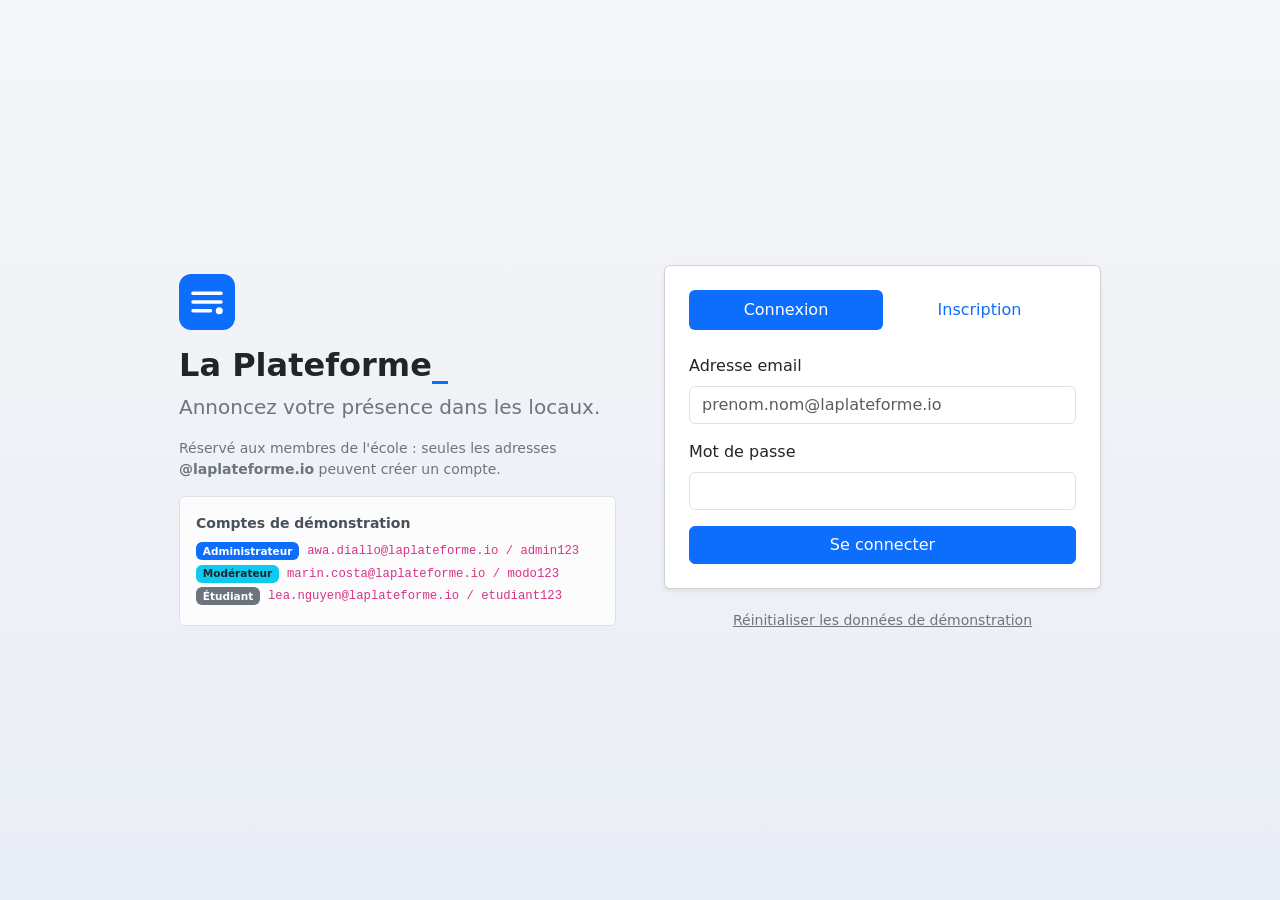
<file: bigjob/index.html>
<!DOCTYPE html>
<html lang="fr">

<head>
    <meta charset="UTF-8">
    <meta name="viewport" content="width=device-width, initial-scale=1">
    <title>La Plateforme_ — Présences</title>

    <link href="https://cdn.jsdelivr.net/npm/bootstrap@5.3.3/dist/css/bootstrap.min.css" rel="stylesheet">
    <link rel="stylesheet" href="styles/style.css">
</head>

<body class="page-accueil">

    <div class="container py-5">
        <div class="row justify-content-center align-items-center g-5">

            <!-- Présentation -->
            <div class="col-12 col-lg-5 text-center text-lg-start">
                <img src="assets/logo.svg" alt="" width="56" height="56" class="mb-3">

                <h1 class="h2 fw-bold">La Plateforme<span class="text-primary">_</span></h1>
                <p class="lead text-secondary">Annoncez votre présence dans les locaux.</p>

                <p class="text-secondary small">
                    Réservé aux membres de l'école : seules les adresses
                    <strong>@laplateforme.io</strong> peuvent créer un compte.
                </p>

                <div class="alert alert-light border small mb-0 text-start" id="comptes-demo"></div>
            </div>

            <!-- Formulaires -->
            <div class="col-12 col-lg-5">
                <div class="card shadow-sm">
                    <div class="card-body p-4">

                        <ul class="nav nav-pills nav-fill mb-4" role="tablist">
                            <li class="nav-item" role="presentation">
                                <button class="nav-link active" data-bs-toggle="pill" data-bs-target="#onglet-connexion"
                                    type="button" role="tab">Connexion</button>
                            </li>
                            <li class="nav-item" role="presentation">
                                <button class="nav-link" data-bs-toggle="pill" data-bs-target="#onglet-inscription"
                                    type="button" role="tab">Inscription</button>
                            </li>
                        </ul>

                        <div class="tab-content">

                            <!-- Connexion -->
                            <div class="tab-pane fade show active" id="onglet-connexion" role="tabpanel">
                                <form id="formulaire-connexion" novalidate>
                                    <div class="mb-3">
                                        <label for="connexion-email" class="form-label">Adresse email</label>
                                        <input type="email" class="form-control" id="connexion-email"
                                            placeholder="prenom.nom@laplateforme.io" required>
                                    </div>

                                    <div class="mb-3">
                                        <label for="connexion-motdepasse" class="form-label">Mot de passe</label>
                                        <input type="password" class="form-control" id="connexion-motdepasse" required>
                                    </div>

                                    <div class="alert alert-danger py-2 small d-none" id="erreur-connexion"></div>

                                    <button type="submit" class="btn btn-primary w-100">Se connecter</button>
                                </form>
                            </div>

                            <!-- Inscription -->
                            <div class="tab-pane fade" id="onglet-inscription" role="tabpanel">
                                <form id="formulaire-inscription" novalidate>
                                    <div class="row g-3">
                                        <div class="col-6">
                                            <label for="inscription-prenom" class="form-label">Prénom</label>
                                            <input type="text" class="form-control" id="inscription-prenom" required>
                                        </div>

                                        <div class="col-6">
                                            <label for="inscription-nom" class="form-label">Nom</label>
                                            <input type="text" class="form-control" id="inscription-nom" required>
                                        </div>

                                        <div class="col-12">
                                            <label for="inscription-email" class="form-label">Adresse email</label>
                                            <input type="email" class="form-control" id="inscription-email"
                                                placeholder="prenom.nom@laplateforme.io" required>
                                        </div>

                                        <div class="col-12">
                                            <label for="inscription-motdepasse" class="form-label">Mot de passe</label>
                                            <input type="password" class="form-control" id="inscription-motdepasse"
                                                required>
                                            <div class="form-text">Six caractères au minimum.</div>
                                        </div>
                                    </div>

                                    <div class="alert alert-danger py-2 small d-none mt-3" id="erreur-inscription"></div>

                                    <button type="submit" class="btn btn-primary w-100 mt-3">Créer mon compte</button>
                                </form>
                            </div>
                        </div>
                    </div>
                </div>

                <p class="text-center mt-3 mb-0">
                    <button type="button" class="btn btn-link btn-sm text-secondary" id="bouton-reinitialiser">
                        Réinitialiser les données de démonstration
                    </button>
                </p>
            </div>
        </div>
    </div>

    <script src="https://cdn.jsdelivr.net/npm/bootstrap@5.3.3/dist/js/bootstrap.bundle.min.js"></script>
    <script src="js/donnees.js"></script>
    <script src="js/session.js"></script>
    <script src="js/auth.js"></script>
</body>

</html>
</file>
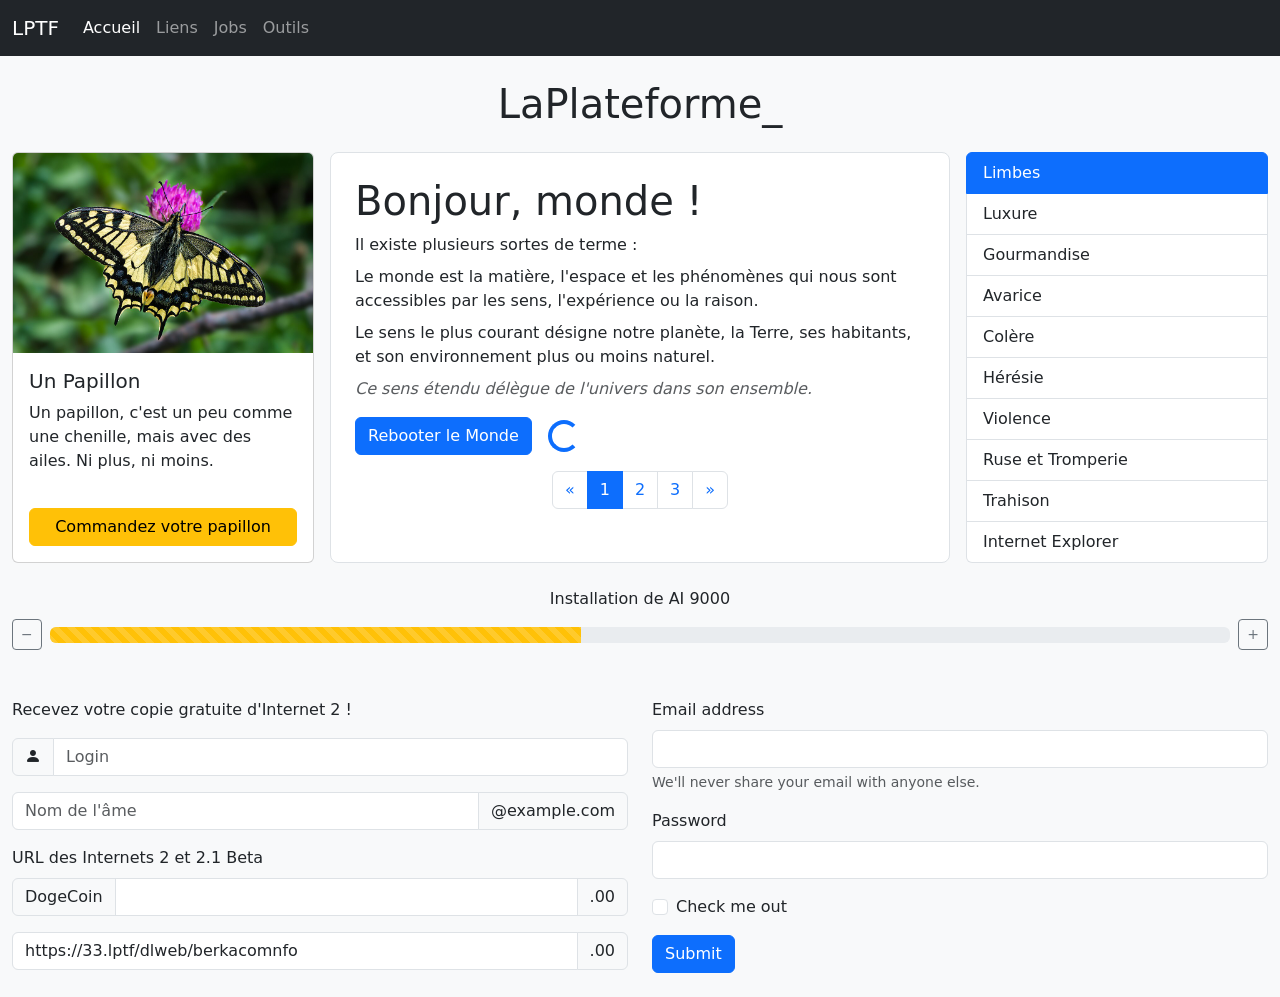
<file: jour06/job01/index.html>
<!DOCTYPE html>
<html lang="fr">

<head>
    <meta charset="UTF-8">
    <meta name="viewport" content="width=device-width, initial-scale=1">
    <title>LaPlateforme_ | Job 01</title>

    <link href="https://cdn.jsdelivr.net/npm/bootstrap@5.0.2/dist/css/bootstrap.min.css" rel="stylesheet"
        integrity="sha384-EVSTQN3/azprG1Anm3QDgpJLIm9Nao0Yz1ztcQTwFspd3yD65VohhpuuCOmLASjC" crossorigin="anonymous">
    <link href="https://cdn.jsdelivr.net/npm/bootstrap-icons@1.11.3/font/bootstrap-icons.min.css" rel="stylesheet">
</head>

<body class="bg-light">

    <!-- ============ Barre de navigation ============ -->
    <nav class="navbar navbar-expand-lg navbar-dark bg-dark">
        <div class="container-fluid">
            <a class="navbar-brand" href="#">LPTF</a>

            <button class="navbar-toggler" type="button" data-bs-toggle="collapse" data-bs-target="#mainNavbar"
                aria-controls="mainNavbar" aria-expanded="false" aria-label="Ouvrir la navigation">
                <span class="navbar-toggler-icon"></span>
            </button>

            <div class="collapse navbar-collapse" id="mainNavbar">
                <ul class="navbar-nav">
                    <li class="nav-item"><a class="nav-link active" id="lien-accueil" href="#">Accueil</a></li>
                    <li class="nav-item"><a class="nav-link" href="#">Liens</a></li>
                    <li class="nav-item"><a class="nav-link" href="#">Jobs</a></li>
                    <li class="nav-item"><a class="nav-link" href="#">Outils</a></li>
                </ul>
            </div>
        </div>
    </nav>

    <div class="container-fluid py-4">

        <!-- ============ Titre principal ============ -->
        <h1 class="text-center mb-4">LaPlateforme_</h1>

        <!-- ============ Trois colonnes : carte / jumbotron / liste ============ -->
        <div class="row g-3">

            <!-- Carte "Un Papillon" -->
            <div class="col-12 col-lg-3">
                <div class="card h-100">
                    <img src="papillon.jpg" class="card-img-top" alt="Un papillon machaon posé sur une fleur">
                    <div class="card-body d-flex flex-column">
                        <h5 class="card-title">Un Papillon</h5>
                        <p class="card-text">
                            Un papillon, c'est un peu comme une chenille, mais avec des ailes.
                            Ni plus, ni moins.
                        </p>
                        <button type="button" class="btn btn-warning mt-auto" id="btn-papillon">
                            Commandez votre papillon
                        </button>
                    </div>
                </div>
            </div>

            <!-- Jumbotron -->
            <div class="col-12 col-lg-6">
                <div class="p-4 bg-white border rounded-3 h-100" id="jumbotron">
                    <h1 class="display-6" id="jumbotron-titre">Bonjour, monde&nbsp;!</h1>

                    <div id="jumbotron-corps">
                        <p class="mb-2">Il existe plusieurs sortes de terme&nbsp;:</p>
                        <p class="mb-2">
                            Le monde est la matière, l'espace et les phénomènes qui nous sont accessibles
                            par les sens, l'expérience ou la raison.
                        </p>
                        <p class="mb-2">
                            Le sens le plus courant désigne notre planète, la Terre, ses habitants,
                            et son environnement plus ou moins naturel.
                        </p>
                        <p class="text-muted fst-italic">
                            Ce sens étendu délègue de l'univers dans son ensemble.
                        </p>
                    </div>

                    <div class="d-flex align-items-center gap-3 mb-3">
                        <button type="button" class="btn btn-primary" id="btn-reboot">Rebooter le Monde</button>

                        <div class="spinner-border text-primary" role="status" id="spinner">
                            <span class="visually-hidden">Chargement...</span>
                        </div>
                    </div>

                    <nav aria-label="Pagination du jumbotron">
                        <ul class="pagination justify-content-center mb-0" id="pagination">
                            <li class="page-item">
                                <a class="page-link" href="#" aria-label="Précédent">&laquo;</a>
                            </li>
                            <li class="page-item active"><a class="page-link" href="#">1</a></li>
                            <li class="page-item"><a class="page-link" href="#">2</a></li>
                            <li class="page-item"><a class="page-link" href="#">3</a></li>
                            <li class="page-item">
                                <a class="page-link" href="#" aria-label="Suivant">&raquo;</a>
                            </li>
                        </ul>
                    </nav>
                </div>
            </div>

            <!-- Liste groupée -->
            <div class="col-12 col-lg-3">
                <div class="list-group" id="liste-cercles">
                    <a href="#" class="list-group-item list-group-item-action active">Limbes</a>
                    <a href="#" class="list-group-item list-group-item-action">Luxure</a>
                    <a href="#" class="list-group-item list-group-item-action">Gourmandise</a>
                    <a href="#" class="list-group-item list-group-item-action">Avarice</a>
                    <a href="#" class="list-group-item list-group-item-action">Colère</a>
                    <a href="#" class="list-group-item list-group-item-action">Hérésie</a>
                    <a href="#" class="list-group-item list-group-item-action">Violence</a>
                    <a href="#" class="list-group-item list-group-item-action">Ruse et Tromperie</a>
                    <a href="#" class="list-group-item list-group-item-action">Trahison</a>
                    <a href="#" class="list-group-item list-group-item-action">Internet Explorer</a>
                </div>
            </div>
        </div>

        <!-- ============ Barre de progression ============ -->
        <div class="row mt-4">
            <div class="col-12">
                <p class="text-center mb-2">Installation de AI 9000</p>

                <div class="d-flex align-items-center gap-2">
                    <button type="button" class="btn btn-outline-secondary btn-sm" id="btn-progress-moins"
                        aria-label="Réduire la progression">&minus;</button>

                    <div class="progress flex-grow-1">
                        <div class="progress-bar progress-bar-striped bg-warning" role="progressbar" id="progress-bar"
                            style="width: 45%" aria-valuenow="45" aria-valuemin="0" aria-valuemax="100"></div>
                    </div>

                    <button type="button" class="btn btn-outline-secondary btn-sm" id="btn-progress-plus"
                        aria-label="Augmenter la progression">+</button>
                </div>
            </div>
        </div>

        <!-- ============ Les deux formulaires du bas ============ -->
        <div class="row mt-4 g-4">

            <!-- Formulaire de gauche : groupes d'input -->
            <div class="col-12 col-md-6">
                <p>Recevez votre copie gratuite d'Internet 2&nbsp;!</p>

                <form id="formulaire-internet">
                    <div class="input-group mb-3">
                        <span class="input-group-text"><i class="bi bi-person-fill"></i></span>
                        <input type="text" class="form-control" id="champ-login" placeholder="Login"
                            aria-label="Login">
                    </div>

                    <div class="input-group mb-3">
                        <input type="text" class="form-control" id="champ-ame" placeholder="Nom de l'âme"
                            aria-label="Nom de l'âme">
                        <span class="input-group-text">@example.com</span>
                    </div>

                    <label for="champ-url" class="form-label">URL des Internets 2 et 2.1 Beta</label>

                    <div class="input-group mb-3">
                        <span class="input-group-text">DogeCoin</span>
                        <input type="text" class="form-control" id="champ-dogecoin" aria-label="Montant en DogeCoin">
                        <span class="input-group-text">.00</span>
                    </div>

                    <div class="input-group">
                        <input type="text" class="form-control" id="champ-url"
                            value="https://33.lptf/dlweb/berkacomnfo" aria-label="URL des Internets 2">
                        <span class="input-group-text">.00</span>
                    </div>
                </form>
            </div>

            <!-- Formulaire de droite : email / mot de passe -->
            <div class="col-12 col-md-6">
                <form id="formulaire-connexion">
                    <div class="mb-3">
                        <label for="champ-email" class="form-label">Email address</label>
                        <input type="email" class="form-control" id="champ-email" aria-describedby="aide-email">
                        <div id="aide-email" class="form-text">
                            We'll never share your email with anyone else.
                        </div>
                    </div>

                    <div class="mb-3">
                        <label for="champ-password" class="form-label">Password</label>
                        <input type="password" class="form-control" id="champ-password">
                    </div>

                    <div class="form-check mb-3">
                        <input class="form-check-input" type="checkbox" id="champ-check">
                        <label class="form-check-label" for="champ-check">Check me out</label>
                    </div>

                    <button type="submit" class="btn btn-primary">Submit</button>
                </form>
            </div>
        </div>
    </div>

    <script src="https://cdn.jsdelivr.net/npm/bootstrap@5.0.2/dist/js/bootstrap.bundle.min.js"
        integrity="sha384-MrcW6ZMFYlzcLA8Nl+NtUVF0sA7MsXsP1UyJoMp4YLEuNSfAP+JcXn/tWtIaxVXM"
        crossorigin="anonymous"></script>
    <script src="script.js"></script>
</body>

</html>
</file>
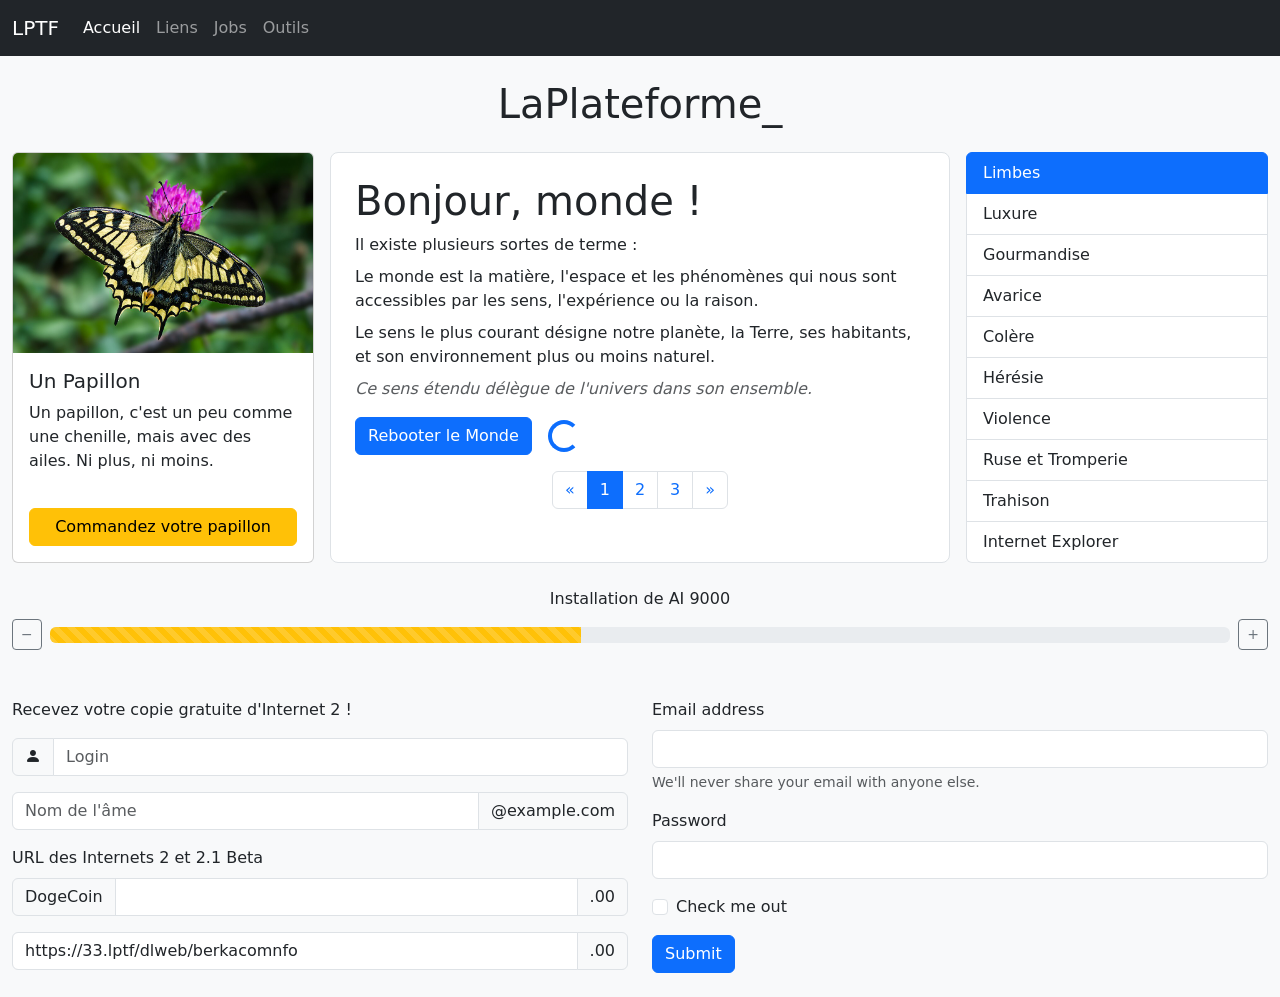
<file: jour06/job02/index.html>
<!DOCTYPE html>
<html lang="fr">

<head>
    <meta charset="UTF-8">
    <meta name="viewport" content="width=device-width, initial-scale=1">
    <title>LaPlateforme_ | Job 02</title>

    <link href="https://cdn.jsdelivr.net/npm/bootstrap@5.0.2/dist/css/bootstrap.min.css" rel="stylesheet"
        integrity="sha384-EVSTQN3/azprG1Anm3QDgpJLIm9Nao0Yz1ztcQTwFspd3yD65VohhpuuCOmLASjC" crossorigin="anonymous">
    <link href="https://cdn.jsdelivr.net/npm/bootstrap-icons@1.11.3/font/bootstrap-icons.min.css" rel="stylesheet">
</head>

<body class="bg-light">

    <!-- ============ Barre de navigation ============ -->
    <nav class="navbar navbar-expand-lg navbar-dark bg-dark">
        <div class="container-fluid">
            <a class="navbar-brand" href="#">LPTF</a>

            <button class="navbar-toggler" type="button" data-bs-toggle="collapse" data-bs-target="#mainNavbar"
                aria-controls="mainNavbar" aria-expanded="false" aria-label="Ouvrir la navigation">
                <span class="navbar-toggler-icon"></span>
            </button>

            <div class="collapse navbar-collapse" id="mainNavbar">
                <ul class="navbar-nav">
                    <li class="nav-item">
                        <a class="nav-link active" id="lien-accueil" href="https://laplateforme.io" target="_blank"
                            rel="noopener">Accueil</a>
                    </li>
                    <li class="nav-item"><a class="nav-link" href="#">Liens</a></li>
                    <li class="nav-item"><a class="nav-link" href="#">Jobs</a></li>
                    <li class="nav-item"><a class="nav-link" href="#">Outils</a></li>
                </ul>
            </div>
        </div>
    </nav>

    <div class="container-fluid py-4">

        <!-- ============ Titre principal ============ -->
        <h1 class="text-center mb-4">LaPlateforme_</h1>

        <!-- ============ Trois colonnes : carte / jumbotron / liste ============ -->
        <div class="row g-3">

            <!-- Carte "Un Papillon" -->
            <div class="col-12 col-lg-3">
                <div class="card h-100">
                    <img src="papillon.jpg" class="card-img-top" alt="Un papillon machaon posé sur une fleur">
                    <div class="card-body d-flex flex-column">
                        <h5 class="card-title">Un Papillon</h5>
                        <p class="card-text">
                            Un papillon, c'est un peu comme une chenille, mais avec des ailes.
                            Ni plus, ni moins.
                        </p>
                        <button type="button" class="btn btn-warning mt-auto" id="btn-papillon">
                            Commandez votre papillon
                        </button>
                    </div>
                </div>
            </div>

            <!-- Jumbotron -->
            <div class="col-12 col-lg-6">
                <div class="p-4 bg-white border rounded-3 h-100" id="jumbotron">
                    <h1 class="display-6" id="jumbotron-titre">Bonjour, monde&nbsp;!</h1>

                    <div id="jumbotron-corps">
                        <p class="mb-2">Il existe plusieurs sortes de terme&nbsp;:</p>
                        <p class="mb-2">
                            Le monde est la matière, l'espace et les phénomènes qui nous sont accessibles
                            par les sens, l'expérience ou la raison.
                        </p>
                        <p class="mb-2">
                            Le sens le plus courant désigne notre planète, la Terre, ses habitants,
                            et son environnement plus ou moins naturel.
                        </p>
                        <p class="text-muted fst-italic">
                            Ce sens étendu délègue de l'univers dans son ensemble.
                        </p>
                    </div>

                    <div class="d-flex align-items-center gap-3 mb-3">
                        <button type="button" class="btn btn-primary" id="btn-reboot">Rebooter le Monde</button>

                        <div class="spinner-border text-primary" role="status" id="spinner">
                            <span class="visually-hidden">Chargement...</span>
                        </div>
                    </div>

                    <nav aria-label="Pagination du jumbotron">
                        <ul class="pagination justify-content-center mb-0" id="pagination">
                            <li class="page-item">
                                <a class="page-link" href="#" aria-label="Précédent">&laquo;</a>
                            </li>
                            <li class="page-item active"><a class="page-link" href="#">1</a></li>
                            <li class="page-item"><a class="page-link" href="#">2</a></li>
                            <li class="page-item"><a class="page-link" href="#">3</a></li>
                            <li class="page-item">
                                <a class="page-link" href="#" aria-label="Suivant">&raquo;</a>
                            </li>
                        </ul>
                    </nav>
                </div>
            </div>

            <!-- Liste groupée -->
            <div class="col-12 col-lg-3">
                <div class="list-group" id="liste-cercles">
                    <a href="#" class="list-group-item list-group-item-action active">Limbes</a>
                    <a href="#" class="list-group-item list-group-item-action">Luxure</a>
                    <a href="#" class="list-group-item list-group-item-action">Gourmandise</a>
                    <a href="#" class="list-group-item list-group-item-action">Avarice</a>
                    <a href="#" class="list-group-item list-group-item-action">Colère</a>
                    <a href="#" class="list-group-item list-group-item-action">Hérésie</a>
                    <a href="#" class="list-group-item list-group-item-action">Violence</a>
                    <a href="#" class="list-group-item list-group-item-action">Ruse et Tromperie</a>
                    <a href="#" class="list-group-item list-group-item-action">Trahison</a>
                    <a href="#" class="list-group-item list-group-item-action">Internet Explorer</a>
                </div>
            </div>
        </div>

        <!-- ============ Barre de progression ============ -->
        <div class="row mt-4">
            <div class="col-12">
                <p class="text-center mb-2">Installation de AI 9000</p>

                <div class="d-flex align-items-center gap-2">
                    <button type="button" class="btn btn-outline-secondary btn-sm" id="btn-progress-moins"
                        aria-label="Réduire la progression">&minus;</button>

                    <div class="progress flex-grow-1">
                        <div class="progress-bar progress-bar-striped bg-warning" role="progressbar" id="progress-bar"
                            style="width: 45%" aria-valuenow="45" aria-valuemin="0" aria-valuemax="100"></div>
                    </div>

                    <button type="button" class="btn btn-outline-secondary btn-sm" id="btn-progress-plus"
                        aria-label="Augmenter la progression">+</button>
                </div>
            </div>
        </div>

        <!-- ============ Les deux formulaires du bas ============ -->
        <div class="row mt-4 g-4">

            <!-- Formulaire de gauche : groupes d'input -->
            <div class="col-12 col-md-6">
                <p>Recevez votre copie gratuite d'Internet 2&nbsp;!</p>

                <form id="formulaire-internet">
                    <div class="input-group mb-3">
                        <span class="input-group-text"><i class="bi bi-person-fill"></i></span>
                        <input type="text" class="form-control" id="champ-login" placeholder="Login"
                            aria-label="Login">
                    </div>

                    <div class="input-group mb-3">
                        <input type="text" class="form-control" id="champ-ame" placeholder="Nom de l'âme"
                            aria-label="Nom de l'âme">
                        <span class="input-group-text">@example.com</span>
                    </div>

                    <label for="champ-url" class="form-label">URL des Internets 2 et 2.1 Beta</label>

                    <div class="input-group mb-3">
                        <span class="input-group-text">DogeCoin</span>
                        <input type="text" class="form-control" id="champ-dogecoin" aria-label="Montant en DogeCoin">
                        <span class="input-group-text">.00</span>
                    </div>

                    <div class="input-group">
                        <input type="text" class="form-control" id="champ-url"
                            value="https://33.lptf/dlweb/berkacomnfo" aria-label="URL des Internets 2">
                        <span class="input-group-text">.00</span>
                    </div>
                </form>
            </div>

            <!-- Formulaire de droite : email / mot de passe -->
            <div class="col-12 col-md-6">
                <form id="formulaire-connexion">
                    <div class="mb-3">
                        <label for="champ-email" class="form-label">Email address</label>
                        <input type="email" class="form-control" id="champ-email" aria-describedby="aide-email">
                        <div id="aide-email" class="form-text">
                            We'll never share your email with anyone else.
                        </div>
                    </div>

                    <div class="mb-3">
                        <label for="champ-password" class="form-label">Password</label>
                        <input type="password" class="form-control" id="champ-password">
                    </div>

                    <div class="form-check mb-3">
                        <input class="form-check-input" type="checkbox" id="champ-check">
                        <label class="form-check-label" for="champ-check">Check me out</label>
                    </div>

                    <button type="submit" class="btn btn-primary">Submit</button>
                </form>
            </div>
        </div>
    </div>

    <!-- ============ Modale de confirmation d'achat (bouton de la carte) ============ -->
    <div class="modal fade" id="modale-papillon" tabindex="-1" aria-labelledby="titre-modale-papillon"
        aria-hidden="true">
        <div class="modal-dialog modal-dialog-centered">
            <div class="modal-content">
                <div class="modal-header">
                    <h5 class="modal-title" id="titre-modale-papillon">Commande confirmée</h5>
                    <button type="button" class="btn-close" data-bs-dismiss="modal" aria-label="Fermer"></button>
                </div>
                <div class="modal-body">
                    <p class="mb-0">
                        Votre papillon est commandé&nbsp;! Il sera livré dès qu'il aura fini d'être une chenille.
                    </p>
                </div>
                <div class="modal-footer">
                    <button type="button" class="btn btn-secondary" data-bs-dismiss="modal">Fermer</button>
                </div>
            </div>
        </div>
    </div>

    <!-- ============ Modale récapitulative (touches D, G puis C) ============ -->
    <div class="modal fade" id="modale-recap" tabindex="-1" aria-labelledby="titre-modale-recap" aria-hidden="true">
        <div class="modal-dialog modal-dialog-centered">
            <div class="modal-content">
                <div class="modal-header">
                    <h5 class="modal-title" id="titre-modale-recap">Récapitulatif de votre demande</h5>
                    <button type="button" class="btn-close" data-bs-dismiss="modal" aria-label="Fermer"></button>
                </div>
                <div class="modal-body">
                    <ul class="list-group list-group-flush" id="recap-liste"></ul>
                </div>
                <div class="modal-footer">
                    <button type="button" class="btn btn-secondary" data-bs-dismiss="modal">Fermer</button>
                </div>
            </div>
        </div>
    </div>

    <script src="https://cdn.jsdelivr.net/npm/bootstrap@5.0.2/dist/js/bootstrap.bundle.min.js"
        integrity="sha384-MrcW6ZMFYlzcLA8Nl+NtUVF0sA7MsXsP1UyJoMp4YLEuNSfAP+JcXn/tWtIaxVXM"
        crossorigin="anonymous"></script>
    <script src="https://code.jquery.com/jquery-3.6.0.min.js"
        integrity="sha256-/xUj+3OJU5yExlq6GSYGSHk7tPXikynS7ogEvDej/m4=" crossorigin="anonymous"></script>
    <script src="script.js"></script>
</body>

</html>
</file>
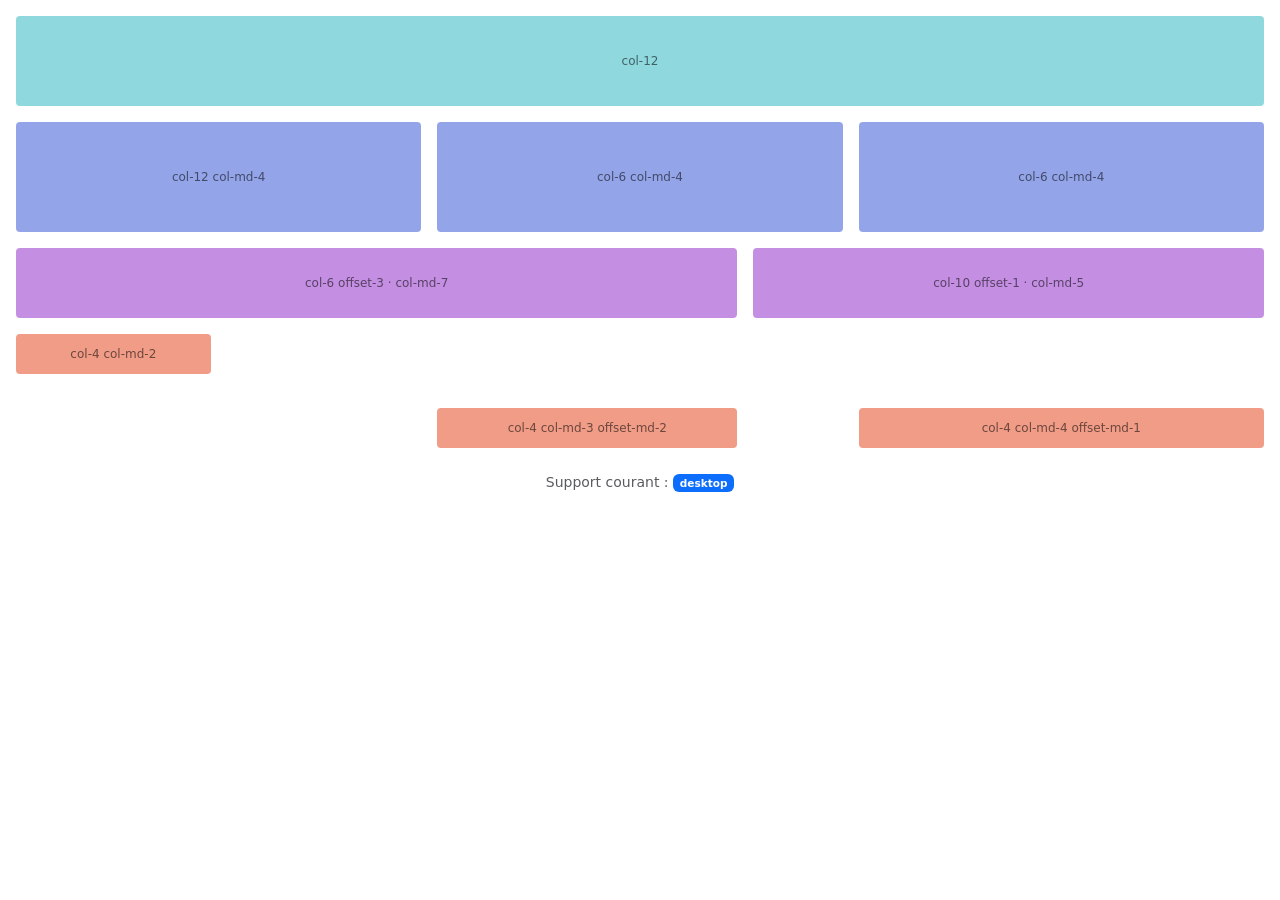
<file: jour06/job03/index.html>
<!DOCTYPE html>
<html lang="fr">

<head>
    <meta charset="UTF-8">
    <meta name="viewport" content="width=device-width, initial-scale=1">
    <title>Grille responsive | Job 03</title>

    <link href="https://cdn.jsdelivr.net/npm/bootstrap@5.0.2/dist/css/bootstrap.min.css" rel="stylesheet"
        integrity="sha384-EVSTQN3/azprG1Anm3QDgpJLIm9Nao0Yz1ztcQTwFspd3yD65VohhpuuCOmLASjC" crossorigin="anonymous">

    <style>
        /* Les blocs de couleur de la maquette. La mise en page, elle, est
           entièrement gérée par le système de grilles de Bootstrap. */
        .bloc {
            border-radius: .25rem;
            padding: .5rem;
            font-size: .75rem;
            color: rgba(0, 0, 0, .55);
            height: 100%;
            min-height: 70px;
            display: flex;
            align-items: center;
            justify-content: center;
            text-align: center;
        }

        .bloc-cyan {
            background-color: #8ed8de;
            min-height: 90px;
        }

        .bloc-bleu {
            background-color: #93a4e9;
            min-height: 110px;
        }

        .bloc-violet {
            background-color: #c48fe2;
            min-height: 70px;
        }

        .bloc-saumon {
            background-color: #f09c87;
            min-height: 40px;
        }

        /* Hauteur donnée à la dernière rangée pour que le décalage vertical
           des blocs saumon soit visible sur desktop. */
        @media (min-width: 768px) {
            .rangee-saumon {
                min-height: 130px;
            }
        }
    </style>
</head>

<body class="bg-white">

    <div class="container-fluid p-3">

        <!-- ============ Bandeau : pleine largeur sur tous les supports ============ -->
        <div class="row g-3 mb-3">
            <div class="col-12">
                <div class="bloc bloc-cyan">col-12</div>
            </div>
        </div>

        <!-- ============ Trois blocs bleus ============
             Desktop : trois colonnes égales.
             Mobile  : le premier prend toute la largeur, les deux autres se partagent la ligne. -->
        <div class="row g-3 mb-3">
            <div class="col-12 col-md-4">
                <div class="bloc bloc-bleu">col-12 col-md-4</div>
            </div>
            <div class="col-6 col-md-4">
                <div class="bloc bloc-bleu">col-6 col-md-4</div>
            </div>
            <div class="col-6 col-md-4">
                <div class="bloc bloc-bleu">col-6 col-md-4</div>
            </div>
        </div>

        <!-- ============ Deux blocs violets ============
             Desktop : un large à gauche, un plus étroit à droite.
             Mobile  : un étroit centré, puis un large en dessous. -->
        <div class="row g-3 mb-3">
            <div class="col-6 offset-3 col-md-7 offset-md-0">
                <div class="bloc bloc-violet">col-6 offset-3 · col-md-7</div>
            </div>
            <div class="col-10 offset-1 col-md-5 offset-md-0">
                <div class="bloc bloc-violet">col-10 offset-1 · col-md-5</div>
            </div>
        </div>

        <!-- ============ Trois blocs saumon ============
             Desktop : le premier est aligné en haut, les deux autres en bas, séparés par un décalage.
             Mobile  : trois colonnes égales alignées sur la même ligne. -->
        <div class="row g-3 rangee-saumon align-items-md-end">
            <div class="col-4 col-md-2 align-self-md-start">
                <div class="bloc bloc-saumon">col-4 col-md-2</div>
            </div>
            <div class="col-4 col-md-3 offset-md-2">
                <div class="bloc bloc-saumon">col-4 col-md-3 offset-md-2</div>
            </div>
            <div class="col-4 col-md-4 offset-md-1">
                <div class="bloc bloc-saumon">col-4 col-md-4 offset-md-1</div>
            </div>
        </div>

        <!-- Repère de lecture, alimenté par script.js -->
        <p class="text-center text-muted small mt-4 mb-0">
            Support courant : <span class="badge bg-secondary" id="support-courant">…</span>
        </p>
    </div>

    <script src="https://cdn.jsdelivr.net/npm/bootstrap@5.0.2/dist/js/bootstrap.bundle.min.js"
        integrity="sha384-MrcW6ZMFYlzcLA8Nl+NtUVF0sA7MsXsP1UyJoMp4YLEuNSfAP+JcXn/tWtIaxVXM"
        crossorigin="anonymous"></script>
    <script src="script.js"></script>
</body>

</html>
</file>
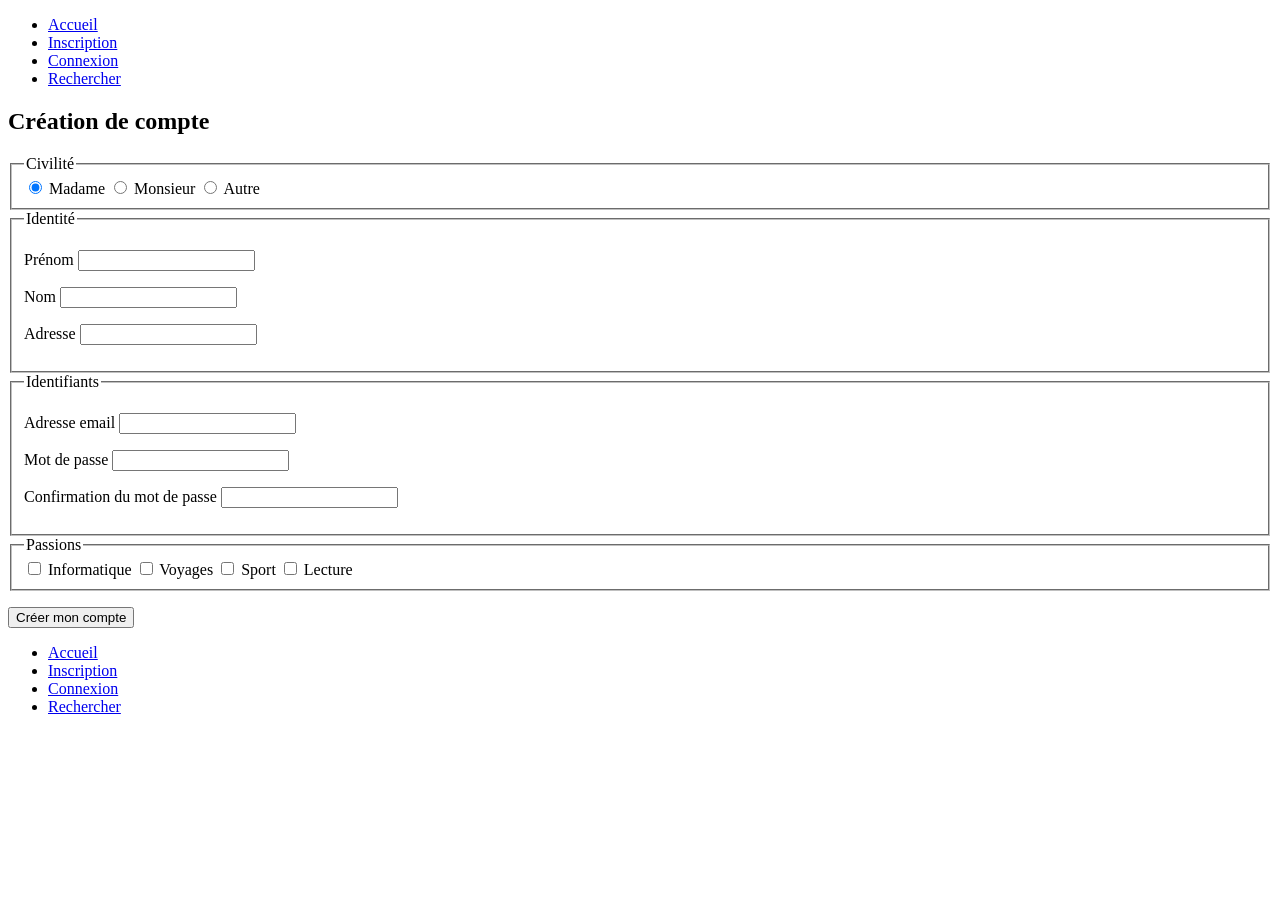
<file: jour07/job01/index.html>
<!DOCTYPE html>
<html lang="fr">

<head>
    <meta charset="UTF-8">
    <meta name="viewport" content="width=device-width, initial-scale=1">
    <title>Création de compte | Job 01</title>
</head>

<body>

    <!-- ============ En-tête ============ -->
    <header>
        <nav>
            <ul>
                <li><a href="index.html">Accueil</a></li>
                <li><a href="index.html">Inscription</a></li>
                <li><a href="index.html">Connexion</a></li>
                <li><a href="index.html">Rechercher</a></li>
            </ul>
        </nav>
    </header>

    <!-- ============ Formulaire de création de compte ============ -->
    <section>
        <h1>Création de compte</h1>

        <form action="index.html" method="post">

            <fieldset>
                <legend>Civilité</legend>

                <input type="radio" id="civilite-madame" name="civilite" value="madame" checked>
                <label for="civilite-madame">Madame</label>

                <input type="radio" id="civilite-monsieur" name="civilite" value="monsieur">
                <label for="civilite-monsieur">Monsieur</label>

                <input type="radio" id="civilite-autre" name="civilite" value="autre">
                <label for="civilite-autre">Autre</label>
            </fieldset>

            <fieldset>
                <legend>Identité</legend>

                <p>
                    <label for="prenom">Prénom</label>
                    <input type="text" id="prenom" name="prenom" required>
                </p>

                <p>
                    <label for="nom">Nom</label>
                    <input type="text" id="nom" name="nom" required>
                </p>

                <p>
                    <label for="adresse">Adresse</label>
                    <input type="text" id="adresse" name="adresse" required>
                </p>
            </fieldset>

            <fieldset>
                <legend>Identifiants</legend>

                <p>
                    <label for="email">Adresse email</label>
                    <input type="email" id="email" name="email" required>
                </p>

                <p>
                    <label for="motdepasse">Mot de passe</label>
                    <input type="password" id="motdepasse" name="motdepasse" required>
                </p>

                <p>
                    <label for="motdepasse-confirmation">Confirmation du mot de passe</label>
                    <input type="password" id="motdepasse-confirmation" name="motdepasse_confirmation" required>
                </p>
            </fieldset>

            <fieldset>
                <legend>Passions</legend>

                <input type="checkbox" id="passion-informatique" name="passions[]" value="informatique">
                <label for="passion-informatique">Informatique</label>

                <input type="checkbox" id="passion-voyages" name="passions[]" value="voyages">
                <label for="passion-voyages">Voyages</label>

                <input type="checkbox" id="passion-sport" name="passions[]" value="sport">
                <label for="passion-sport">Sport</label>

                <input type="checkbox" id="passion-lecture" name="passions[]" value="lecture">
                <label for="passion-lecture">Lecture</label>
            </fieldset>

            <p>
                <button type="submit">Créer mon compte</button>
            </p>
        </form>
    </section>

    <!-- ============ Pied de page ============ -->
    <footer>
        <ul>
            <li><a href="index.html">Accueil</a></li>
            <li><a href="index.html">Inscription</a></li>
            <li><a href="index.html">Connexion</a></li>
            <li><a href="index.html">Rechercher</a></li>
        </ul>
    </footer>

</body>

</html>
</file>
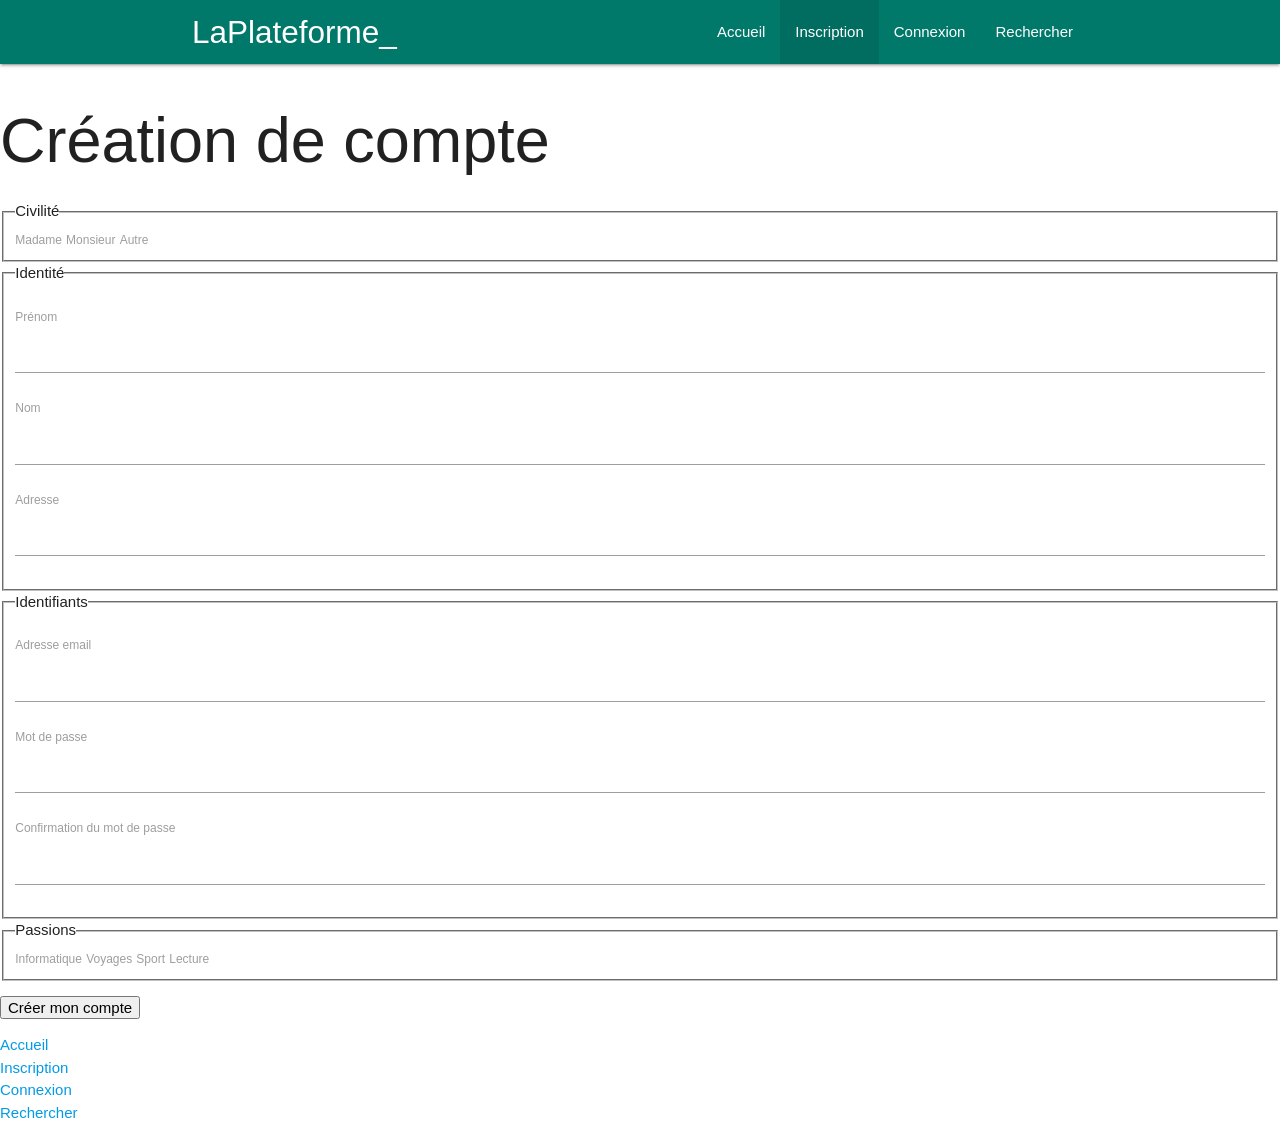
<file: jour07/job02/index.html>
<!DOCTYPE html>
<html lang="fr">

<head>
    <meta charset="UTF-8">
    <meta name="viewport" content="width=device-width, initial-scale=1">
    <title>Création de compte | Job 02</title>

    <!-- Materialize 1.0.0 via CDN, aucun fichier CSS de notre côté -->
    <link rel="stylesheet"
        href="https://cdnjs.cloudflare.com/ajax/libs/materialize/1.0.0/css/materialize.min.css">
    <link rel="stylesheet" href="https://fonts.googleapis.com/icon?family=Material+Icons">
</head>

<body>

    <!-- ============ En-tête ============
         nav-wrapper aligne le contenu, la classe de couleur teal colore la barre
         et right pousse la liste de liens vers la droite. -->
    <header>
        <nav class="teal darken-2">
            <div class="nav-wrapper container">
                <a href="index.html" class="brand-logo">LaPlateforme_</a>

                <ul class="right hide-on-small-only">
                    <li><a href="index.html">Accueil</a></li>
                    <li class="active"><a href="index.html">Inscription</a></li>
                    <li><a href="index.html">Connexion</a></li>
                    <li><a href="index.html">Rechercher</a></li>
                </ul>
            </div>
        </nav>

        <!-- Sur très petit écran les liens passent sous la barre plutôt que
             de déborder : pas de sidenav ici, elle demanderait du JavaScript. -->
        <ul class="hide-on-med-and-up teal lighten-1 center-align">
            <li class="inline"><a href="index.html" class="white-text btn-flat">Accueil</a></li>
            <li class="inline"><a href="index.html" class="white-text btn-flat">Inscription</a></li>
            <li class="inline"><a href="index.html" class="white-text btn-flat">Connexion</a></li>
            <li class="inline"><a href="index.html" class="white-text btn-flat">Rechercher</a></li>
        </ul>
    </header>

    <!-- ============ Formulaire de création de compte ============ -->
    <section>
        <h1>Création de compte</h1>

        <form action="index.html" method="post">

            <fieldset>
                <legend>Civilité</legend>

                <input type="radio" id="civilite-madame" name="civilite" value="madame" checked>
                <label for="civilite-madame">Madame</label>

                <input type="radio" id="civilite-monsieur" name="civilite" value="monsieur">
                <label for="civilite-monsieur">Monsieur</label>

                <input type="radio" id="civilite-autre" name="civilite" value="autre">
                <label for="civilite-autre">Autre</label>
            </fieldset>

            <fieldset>
                <legend>Identité</legend>

                <p>
                    <label for="prenom">Prénom</label>
                    <input type="text" id="prenom" name="prenom" required>
                </p>

                <p>
                    <label for="nom">Nom</label>
                    <input type="text" id="nom" name="nom" required>
                </p>

                <p>
                    <label for="adresse">Adresse</label>
                    <input type="text" id="adresse" name="adresse" required>
                </p>
            </fieldset>

            <fieldset>
                <legend>Identifiants</legend>

                <p>
                    <label for="email">Adresse email</label>
                    <input type="email" id="email" name="email" required>
                </p>

                <p>
                    <label for="motdepasse">Mot de passe</label>
                    <input type="password" id="motdepasse" name="motdepasse" required>
                </p>

                <p>
                    <label for="motdepasse-confirmation">Confirmation du mot de passe</label>
                    <input type="password" id="motdepasse-confirmation" name="motdepasse_confirmation" required>
                </p>
            </fieldset>

            <fieldset>
                <legend>Passions</legend>

                <input type="checkbox" id="passion-informatique" name="passions[]" value="informatique">
                <label for="passion-informatique">Informatique</label>

                <input type="checkbox" id="passion-voyages" name="passions[]" value="voyages">
                <label for="passion-voyages">Voyages</label>

                <input type="checkbox" id="passion-sport" name="passions[]" value="sport">
                <label for="passion-sport">Sport</label>

                <input type="checkbox" id="passion-lecture" name="passions[]" value="lecture">
                <label for="passion-lecture">Lecture</label>
            </fieldset>

            <p>
                <button type="submit">Créer mon compte</button>
            </p>
        </form>
    </section>

    <!-- ============ Pied de page ============ -->
    <footer>
        <ul>
            <li><a href="index.html">Accueil</a></li>
            <li><a href="index.html">Inscription</a></li>
            <li><a href="index.html">Connexion</a></li>
            <li><a href="index.html">Rechercher</a></li>
        </ul>
    </footer>

</body>

</html>
</file>
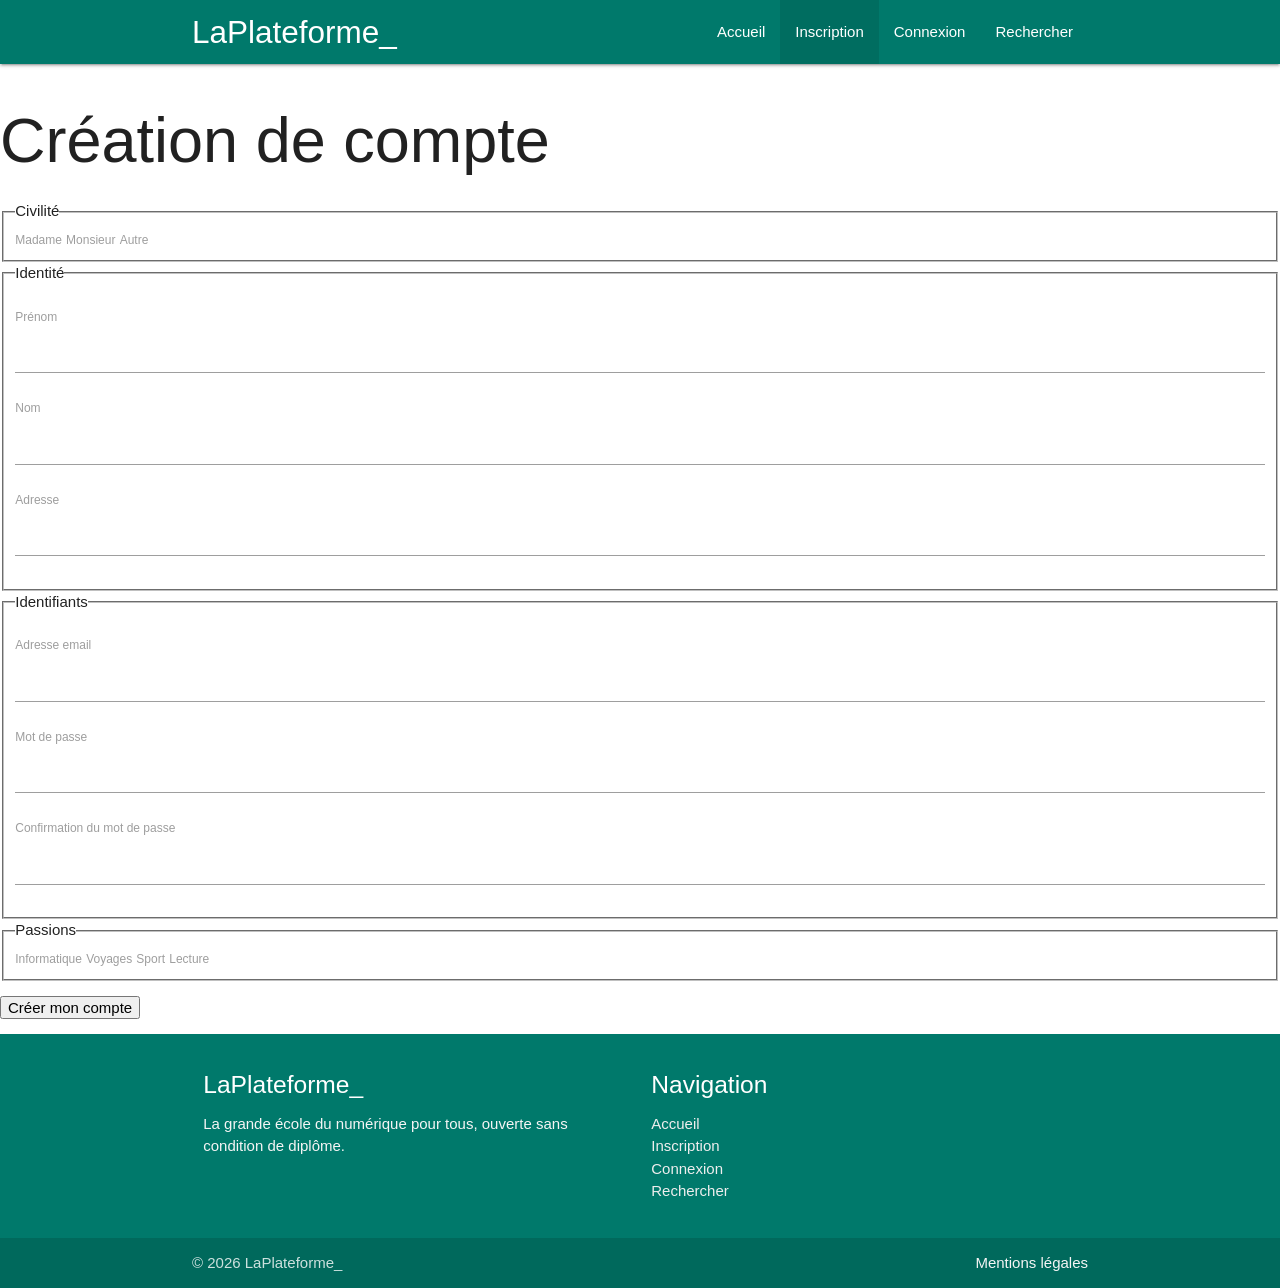
<file: jour07/job03/index.html>
<!DOCTYPE html>
<html lang="fr">

<head>
    <meta charset="UTF-8">
    <meta name="viewport" content="width=device-width, initial-scale=1">
    <title>Création de compte | Job 03</title>

    <!-- Materialize 1.0.0 via CDN, aucun fichier CSS de notre côté -->
    <link rel="stylesheet"
        href="https://cdnjs.cloudflare.com/ajax/libs/materialize/1.0.0/css/materialize.min.css">
    <link rel="stylesheet" href="https://fonts.googleapis.com/icon?family=Material+Icons">
</head>

<body>

    <!-- ============ En-tête ============
         nav-wrapper aligne le contenu, la classe de couleur teal colore la barre
         et right pousse la liste de liens vers la droite. -->
    <header>
        <nav class="teal darken-2">
            <div class="nav-wrapper container">
                <a href="index.html" class="brand-logo">LaPlateforme_</a>

                <ul class="right hide-on-small-only">
                    <li><a href="index.html">Accueil</a></li>
                    <li class="active"><a href="index.html">Inscription</a></li>
                    <li><a href="index.html">Connexion</a></li>
                    <li><a href="index.html">Rechercher</a></li>
                </ul>
            </div>
        </nav>

        <!-- Sur très petit écran les liens passent sous la barre plutôt que
             de déborder : pas de sidenav ici, elle demanderait du JavaScript. -->
        <ul class="hide-on-med-and-up teal lighten-1 center-align">
            <li class="inline"><a href="index.html" class="white-text btn-flat">Accueil</a></li>
            <li class="inline"><a href="index.html" class="white-text btn-flat">Inscription</a></li>
            <li class="inline"><a href="index.html" class="white-text btn-flat">Connexion</a></li>
            <li class="inline"><a href="index.html" class="white-text btn-flat">Rechercher</a></li>
        </ul>
    </header>

    <!-- ============ Formulaire de création de compte ============ -->
    <section>
        <h1>Création de compte</h1>

        <form action="index.html" method="post">

            <fieldset>
                <legend>Civilité</legend>

                <input type="radio" id="civilite-madame" name="civilite" value="madame" checked>
                <label for="civilite-madame">Madame</label>

                <input type="radio" id="civilite-monsieur" name="civilite" value="monsieur">
                <label for="civilite-monsieur">Monsieur</label>

                <input type="radio" id="civilite-autre" name="civilite" value="autre">
                <label for="civilite-autre">Autre</label>
            </fieldset>

            <fieldset>
                <legend>Identité</legend>

                <p>
                    <label for="prenom">Prénom</label>
                    <input type="text" id="prenom" name="prenom" required>
                </p>

                <p>
                    <label for="nom">Nom</label>
                    <input type="text" id="nom" name="nom" required>
                </p>

                <p>
                    <label for="adresse">Adresse</label>
                    <input type="text" id="adresse" name="adresse" required>
                </p>
            </fieldset>

            <fieldset>
                <legend>Identifiants</legend>

                <p>
                    <label for="email">Adresse email</label>
                    <input type="email" id="email" name="email" required>
                </p>

                <p>
                    <label for="motdepasse">Mot de passe</label>
                    <input type="password" id="motdepasse" name="motdepasse" required>
                </p>

                <p>
                    <label for="motdepasse-confirmation">Confirmation du mot de passe</label>
                    <input type="password" id="motdepasse-confirmation" name="motdepasse_confirmation" required>
                </p>
            </fieldset>

            <fieldset>
                <legend>Passions</legend>

                <input type="checkbox" id="passion-informatique" name="passions[]" value="informatique">
                <label for="passion-informatique">Informatique</label>

                <input type="checkbox" id="passion-voyages" name="passions[]" value="voyages">
                <label for="passion-voyages">Voyages</label>

                <input type="checkbox" id="passion-sport" name="passions[]" value="sport">
                <label for="passion-sport">Sport</label>

                <input type="checkbox" id="passion-lecture" name="passions[]" value="lecture">
                <label for="passion-lecture">Lecture</label>
            </fieldset>

            <p>
                <button type="submit">Créer mon compte</button>
            </p>
        </form>
    </section>

    <!-- ============ Pied de page ============
         page-footer donne la structure Materialize, la classe de couleur teal
         le colore, et la grille row/col aligne les deux blocs. -->
    <footer class="page-footer teal darken-2">
        <div class="container">
            <div class="row">
                <div class="col s12 m6">
                    <h5 class="white-text">LaPlateforme_</h5>
                    <p class="grey-text text-lighten-4">
                        La grande école du numérique pour tous, ouverte sans condition de diplôme.
                    </p>
                </div>

                <div class="col s12 m6">
                    <h5 class="white-text">Navigation</h5>
                    <ul>
                        <li><a class="grey-text text-lighten-3" href="index.html">Accueil</a></li>
                        <li><a class="grey-text text-lighten-3" href="index.html">Inscription</a></li>
                        <li><a class="grey-text text-lighten-3" href="index.html">Connexion</a></li>
                        <li><a class="grey-text text-lighten-3" href="index.html">Rechercher</a></li>
                    </ul>
                </div>
            </div>
        </div>

        <div class="footer-copyright teal darken-3">
            <div class="container">
                © 2026 LaPlateforme_
                <a class="grey-text text-lighten-4 right" href="index.html">Mentions légales</a>
            </div>
        </div>
    </footer>

</body>

</html>
</file>
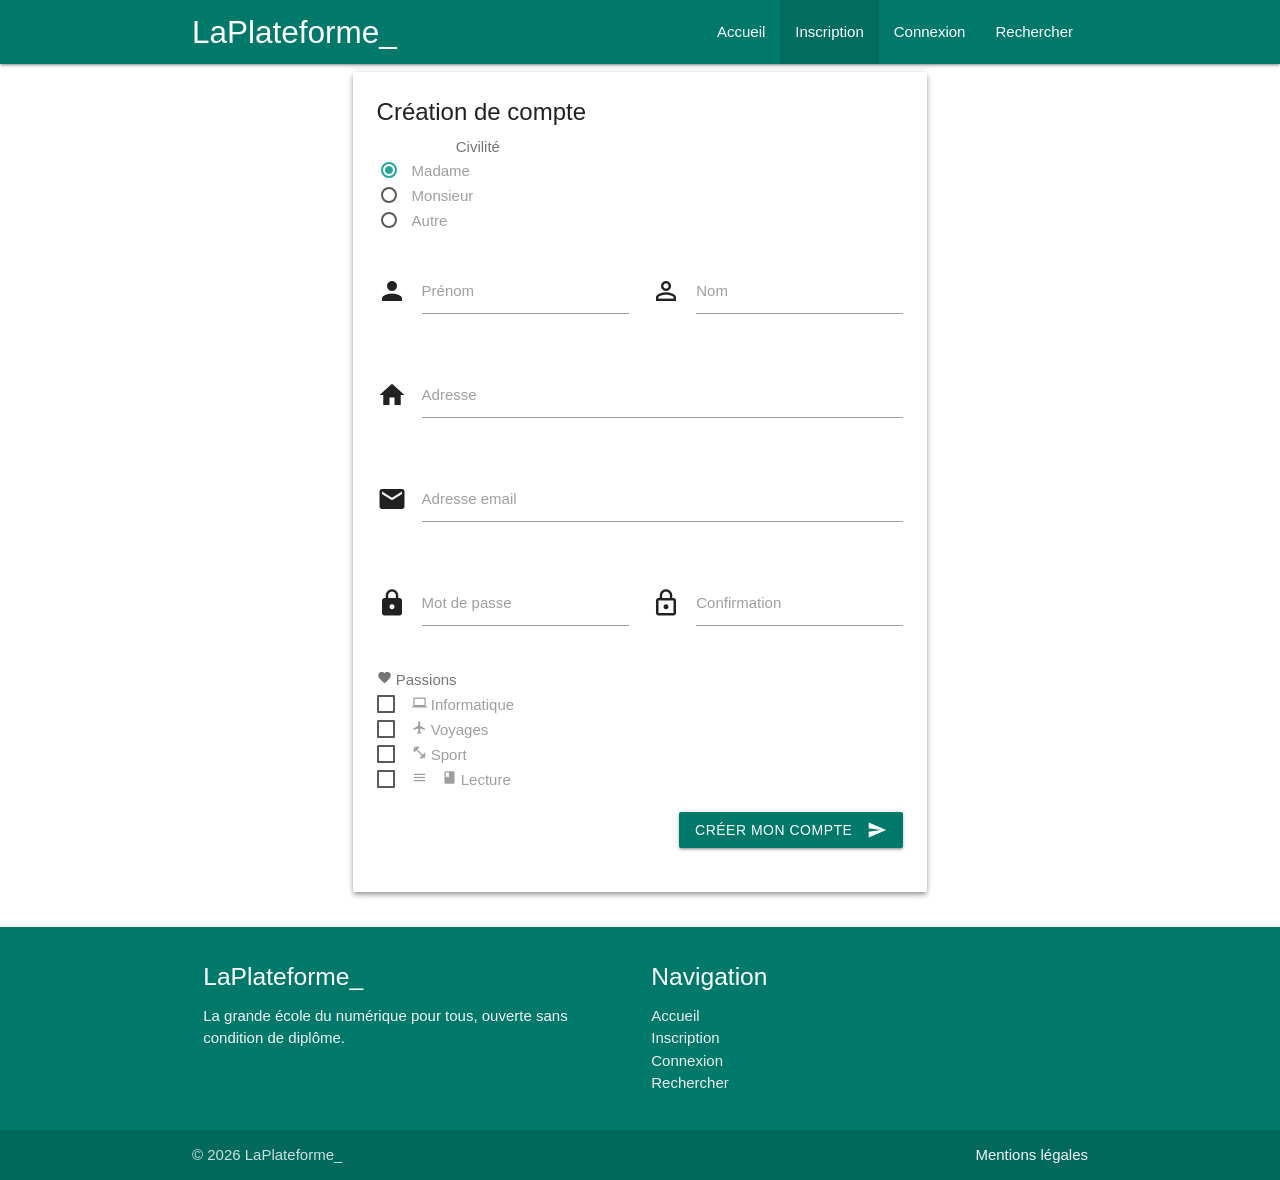
<file: jour07/job04/index.html>
<!DOCTYPE html>
<html lang="fr">

<head>
    <meta charset="UTF-8">
    <meta name="viewport" content="width=device-width, initial-scale=1">
    <title>Création de compte | Job 04</title>

    <!-- Materialize 1.0.0 via CDN, aucun fichier CSS de notre côté -->
    <link rel="stylesheet"
        href="https://cdnjs.cloudflare.com/ajax/libs/materialize/1.0.0/css/materialize.min.css">
    <link rel="stylesheet" href="https://fonts.googleapis.com/icon?family=Material+Icons">
</head>

<body>

    <!-- ============ En-tête ============
         nav-wrapper aligne le contenu, la classe de couleur teal colore la barre
         et right pousse la liste de liens vers la droite. -->
    <header>
        <nav class="teal darken-2">
            <div class="nav-wrapper container">
                <a href="index.html" class="brand-logo">LaPlateforme_</a>

                <ul class="right hide-on-small-only">
                    <li><a href="index.html">Accueil</a></li>
                    <li class="active"><a href="index.html">Inscription</a></li>
                    <li><a href="index.html">Connexion</a></li>
                    <li><a href="index.html">Rechercher</a></li>
                </ul>
            </div>
        </nav>

        <!-- Sur très petit écran les liens passent sous la barre plutôt que
             de déborder : pas de sidenav ici, elle demanderait du JavaScript. -->
        <ul class="hide-on-med-and-up teal lighten-1 center-align">
            <li class="inline"><a href="index.html" class="white-text btn-flat">Accueil</a></li>
            <li class="inline"><a href="index.html" class="white-text btn-flat">Inscription</a></li>
            <li class="inline"><a href="index.html" class="white-text btn-flat">Connexion</a></li>
            <li class="inline"><a href="index.html" class="white-text btn-flat">Rechercher</a></li>
        </ul>
    </header>

    <!-- ============ Formulaire de création de compte ============
         La carte porte le design, input-field + prefix place une icône Material
         devant chaque champ, et les radios / checkboxes passent au balisage
         attendu par Materialize : <label><input><span>libellé</span></label>. -->
    <main class="container">
        <div class="row">
            <div class="col s12 m10 offset-m1 l8 offset-l2">
                <div class="card z-depth-2">
                    <div class="card-content">
                        <span class="card-title">Création de compte</span>

                        <form action="index.html" method="post">

                            <!-- Civilité -->
                            <div class="row">
                                <div class="col s12">
                                    <p class="grey-text text-darken-1">
                                        <i class="material-icons tiny">badge</i> Civilité
                                    </p>

                                    <p>
                                        <label>
                                            <input class="with-gap" type="radio" name="civilite" value="madame"
                                                checked>
                                            <span>Madame</span>
                                        </label>
                                    </p>
                                    <p>
                                        <label>
                                            <input class="with-gap" type="radio" name="civilite" value="monsieur">
                                            <span>Monsieur</span>
                                        </label>
                                    </p>
                                    <p>
                                        <label>
                                            <input class="with-gap" type="radio" name="civilite" value="autre">
                                            <span>Autre</span>
                                        </label>
                                    </p>
                                </div>
                            </div>

                            <!-- Identité -->
                            <div class="row">
                                <div class="input-field col s12 m6">
                                    <i class="material-icons prefix">person</i>
                                    <input type="text" id="prenom" name="prenom" required>
                                    <label for="prenom">Prénom</label>
                                </div>

                                <div class="input-field col s12 m6">
                                    <i class="material-icons prefix">person_outline</i>
                                    <input type="text" id="nom" name="nom" required>
                                    <label for="nom">Nom</label>
                                </div>
                            </div>

                            <div class="row">
                                <div class="input-field col s12">
                                    <i class="material-icons prefix">home</i>
                                    <input type="text" id="adresse" name="adresse" required>
                                    <label for="adresse">Adresse</label>
                                </div>
                            </div>

                            <!-- Identifiants -->
                            <div class="row">
                                <div class="input-field col s12">
                                    <i class="material-icons prefix">email</i>
                                    <input type="email" id="email" name="email" required>
                                    <label for="email">Adresse email</label>
                                </div>
                            </div>

                            <div class="row">
                                <div class="input-field col s12 m6">
                                    <i class="material-icons prefix">lock</i>
                                    <input type="password" id="motdepasse" name="motdepasse" required>
                                    <label for="motdepasse">Mot de passe</label>
                                </div>

                                <div class="input-field col s12 m6">
                                    <i class="material-icons prefix">lock_outline</i>
                                    <input type="password" id="motdepasse-confirmation"
                                        name="motdepasse_confirmation" required>
                                    <label for="motdepasse-confirmation">Confirmation</label>
                                </div>
                            </div>

                            <!-- Passions -->
                            <div class="row">
                                <div class="col s12">
                                    <p class="grey-text text-darken-1">
                                        <i class="material-icons tiny">favorite</i> Passions
                                    </p>

                                    <p>
                                        <label>
                                            <input type="checkbox" name="passions[]" value="informatique">
                                            <span><i class="material-icons tiny">computer</i> Informatique</span>
                                        </label>
                                    </p>
                                    <p>
                                        <label>
                                            <input type="checkbox" name="passions[]" value="voyages">
                                            <span><i class="material-icons tiny">flight</i> Voyages</span>
                                        </label>
                                    </p>
                                    <p>
                                        <label>
                                            <input type="checkbox" name="passions[]" value="sport">
                                            <span><i class="material-icons tiny">fitness_center</i> Sport</span>
                                        </label>
                                    </p>
                                    <p>
                                        <label>
                                            <input type="checkbox" name="passions[]" value="lecture">
                                            <span><i class="material-icons tiny">menu_book</i> Lecture</span>
                                        </label>
                                    </p>
                                </div>
                            </div>

                            <div class="row">
                                <div class="col s12 right-align">
                                    <button class="btn waves-effect waves-light teal darken-2" type="submit">
                                        Créer mon compte
                                        <i class="material-icons right">send</i>
                                    </button>
                                </div>
                            </div>
                        </form>
                    </div>
                </div>
            </div>
        </div>
    </main>

    <!-- ============ Pied de page ============
         page-footer donne la structure Materialize, la classe de couleur teal
         le colore, et la grille row/col aligne les deux blocs. -->
    <footer class="page-footer teal darken-2">
        <div class="container">
            <div class="row">
                <div class="col s12 m6">
                    <h5 class="white-text">LaPlateforme_</h5>
                    <p class="grey-text text-lighten-4">
                        La grande école du numérique pour tous, ouverte sans condition de diplôme.
                    </p>
                </div>

                <div class="col s12 m6">
                    <h5 class="white-text">Navigation</h5>
                    <ul>
                        <li><a class="grey-text text-lighten-3" href="index.html">Accueil</a></li>
                        <li><a class="grey-text text-lighten-3" href="index.html">Inscription</a></li>
                        <li><a class="grey-text text-lighten-3" href="index.html">Connexion</a></li>
                        <li><a class="grey-text text-lighten-3" href="index.html">Rechercher</a></li>
                    </ul>
                </div>
            </div>
        </div>

        <div class="footer-copyright teal darken-3">
            <div class="container">
                © 2026 LaPlateforme_
                <a class="grey-text text-lighten-4 right" href="index.html">Mentions légales</a>
            </div>
        </div>
    </footer>

</body>

</html>
</file>
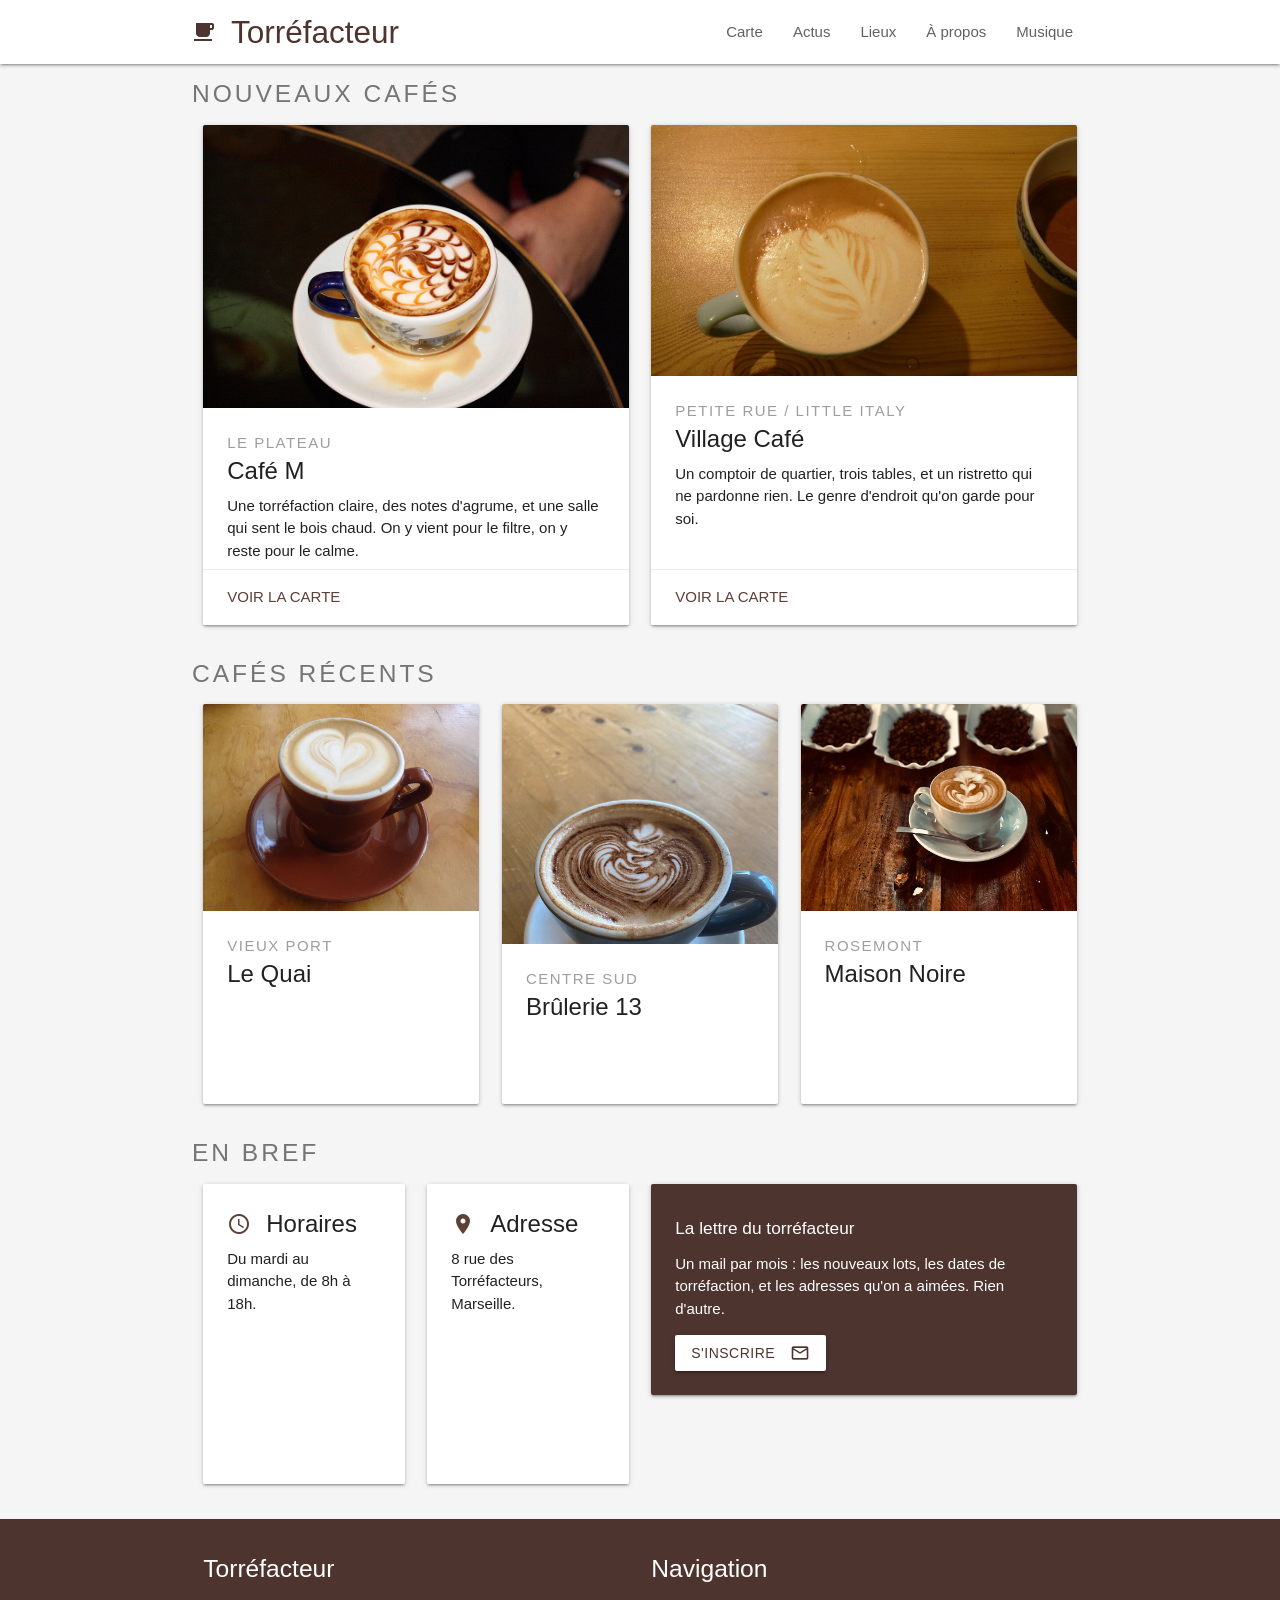
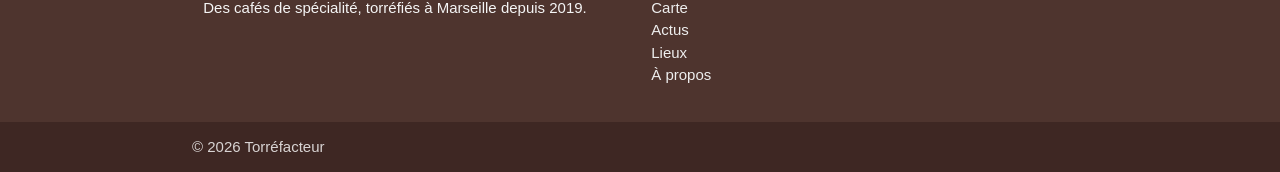
<file: jour07/job05/index.html>
<!DOCTYPE html>
<html lang="fr">

<head>
    <meta charset="UTF-8">
    <meta name="viewport" content="width=device-width, initial-scale=1">
    <title>Torréfacteur | Job 05</title>

    <!-- Materialize 1.0.0 via CDN, aucun fichier CSS de notre côté -->
    <link rel="stylesheet"
        href="https://cdnjs.cloudflare.com/ajax/libs/materialize/1.0.0/css/materialize.min.css">
    <link rel="stylesheet" href="https://fonts.googleapis.com/icon?family=Material+Icons">
</head>

<body class="grey lighten-4">

    <!-- ============ En-tête : logo à gauche, liens à droite ============ -->
    <header>
        <nav class="white z-depth-1" role="navigation">
            <div class="nav-wrapper container">
                <a href="index.html" class="brand-logo brown-text text-darken-3">
                    <i class="material-icons left">local_cafe</i>Torréfacteur
                </a>

                <ul class="right hide-on-small-only">
                    <li><a href="index.html" class="grey-text text-darken-2">Carte</a></li>
                    <li><a href="index.html" class="grey-text text-darken-2">Actus</a></li>
                    <li><a href="index.html" class="grey-text text-darken-2">Lieux</a></li>
                    <li><a href="index.html" class="grey-text text-darken-2">À propos</a></li>
                    <li><a href="index.html" class="grey-text text-darken-2">Musique</a></li>
                </ul>
            </div>
        </nav>
    </header>

    <main class="container">

        <!-- ============ Deux grandes cartes ============ -->
        <h5 class="grey-text text-darken-1" style="letter-spacing:.12em">NOUVEAUX CAFÉS</h5>

        <div class="row">
            <div class="col s12 m6">
                <div class="card large">
                    <div class="card-image">
                        <img src="assets/cafe-01.jpg" alt="Cappuccino avec latte art posé sur une table en bois">
                    </div>
                    <div class="card-content">
                        <p class="grey-text" style="letter-spacing:.1em">LE PLATEAU</p>
                        <span class="card-title">Café M</span>
                        <p>
                            Une torréfaction claire, des notes d'agrume, et une salle qui sent le bois chaud.
                            On y vient pour le filtre, on y reste pour le calme.
                        </p>
                    </div>
                    <div class="card-action">
                        <a href="index.html" class="brown-text text-darken-2">Voir la carte</a>
                    </div>
                </div>
            </div>

            <div class="col s12 m6">
                <div class="card large">
                    <div class="card-image">
                        <img src="assets/cafe-02.jpg" alt="Tasse de cappuccino vue du dessus">
                    </div>
                    <div class="card-content">
                        <p class="grey-text" style="letter-spacing:.1em">PETITE RUE / LITTLE ITALY</p>
                        <span class="card-title">Village Café</span>
                        <p>
                            Un comptoir de quartier, trois tables, et un ristretto qui ne pardonne rien.
                            Le genre d'endroit qu'on garde pour soi.
                        </p>
                    </div>
                    <div class="card-action">
                        <a href="index.html" class="brown-text text-darken-2">Voir la carte</a>
                    </div>
                </div>
            </div>
        </div>

        <!-- ============ Trois cartes moyennes ============ -->
        <h5 class="grey-text text-darken-1" style="letter-spacing:.12em">CAFÉS RÉCENTS</h5>

        <div class="row">
            <div class="col s12 m4">
                <div class="card medium">
                    <div class="card-image">
                        <img src="assets/cafe-03.jpg" alt="Cappuccino avec un coeur en latte art">
                    </div>
                    <div class="card-content">
                        <p class="grey-text" style="letter-spacing:.1em">VIEUX PORT</p>
                        <span class="card-title">Le Quai</span>
                    </div>
                </div>
            </div>

            <div class="col s12 m4">
                <div class="card medium">
                    <div class="card-image">
                        <img src="assets/cafe-04.jpg" alt="Tasse de cappuccino sur une soucoupe blanche">
                    </div>
                    <div class="card-content">
                        <p class="grey-text" style="letter-spacing:.1em">CENTRE SUD</p>
                        <span class="card-title">Brûlerie 13</span>
                    </div>
                </div>
            </div>

            <div class="col s12 m4">
                <div class="card medium">
                    <div class="card-image">
                        <img src="assets/cafe-05.jpg" alt="Cappuccino servi dans un café">
                    </div>
                    <div class="card-content">
                        <p class="grey-text" style="letter-spacing:.1em">ROSEMONT</p>
                        <span class="card-title">Maison Noire</span>
                    </div>
                </div>
            </div>
        </div>

        <!-- ============ Petites cartes et panneau, encore d'autres tailles ============ -->
        <h5 class="grey-text text-darken-1" style="letter-spacing:.12em">EN BREF</h5>

        <div class="row">
            <div class="col s12 m3">
                <div class="card small">
                    <div class="card-content">
                        <span class="card-title">
                            <i class="material-icons left brown-text text-darken-2">schedule</i>Horaires
                        </span>
                        <p>Du mardi au dimanche, de 8h à 18h.</p>
                    </div>
                </div>
            </div>

            <div class="col s12 m3">
                <div class="card small">
                    <div class="card-content">
                        <span class="card-title">
                            <i class="material-icons left brown-text text-darken-2">place</i>Adresse
                        </span>
                        <p>8 rue des Torréfacteurs, Marseille.</p>
                    </div>
                </div>
            </div>

            <div class="col s12 m6">
                <div class="card-panel brown darken-3 white-text">
                    <h6 class="mb-0">La lettre du torréfacteur</h6>
                    <p>
                        Un mail par mois : les nouveaux lots, les dates de torréfaction,
                        et les adresses qu'on a aimées. Rien d'autre.
                    </p>
                    <a href="index.html" class="btn waves-effect waves-light white brown-text text-darken-3">
                        S'inscrire
                        <i class="material-icons right">mail_outline</i>
                    </a>
                </div>
            </div>
        </div>
    </main>

    <!-- ============ Pied de page ============ -->
    <footer class="page-footer brown darken-3">
        <div class="container">
            <div class="row">
                <div class="col s12 m6">
                    <h5 class="white-text">Torréfacteur</h5>
                    <p class="grey-text text-lighten-4">
                        Des cafés de spécialité, torréfiés à Marseille depuis 2019.
                    </p>
                </div>

                <div class="col s12 m6">
                    <h5 class="white-text">Navigation</h5>
                    <ul>
                        <li><a class="grey-text text-lighten-3" href="index.html">Carte</a></li>
                        <li><a class="grey-text text-lighten-3" href="index.html">Actus</a></li>
                        <li><a class="grey-text text-lighten-3" href="index.html">Lieux</a></li>
                        <li><a class="grey-text text-lighten-3" href="index.html">À propos</a></li>
                    </ul>
                </div>
            </div>
        </div>

        <div class="footer-copyright brown darken-4">
            <div class="container">© 2026 Torréfacteur</div>
        </div>
    </footer>

</body>

</html>
</file>
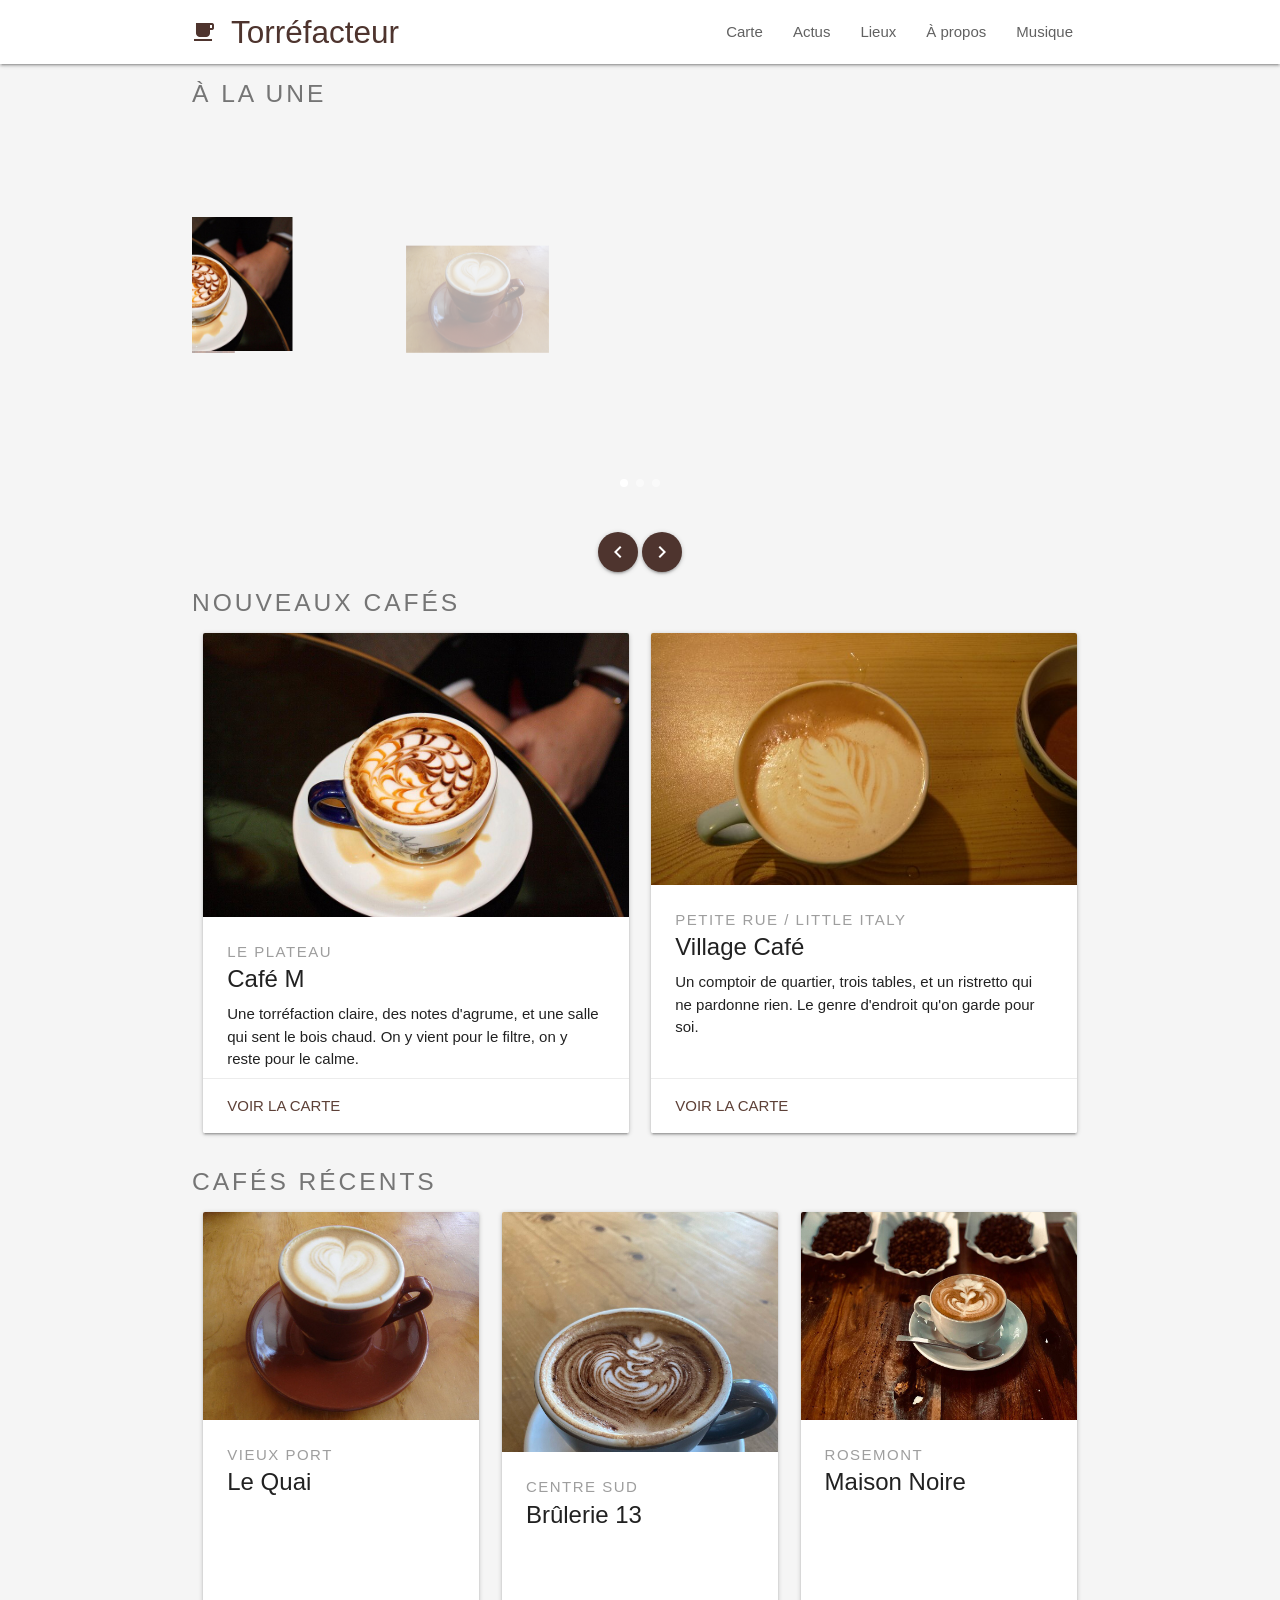
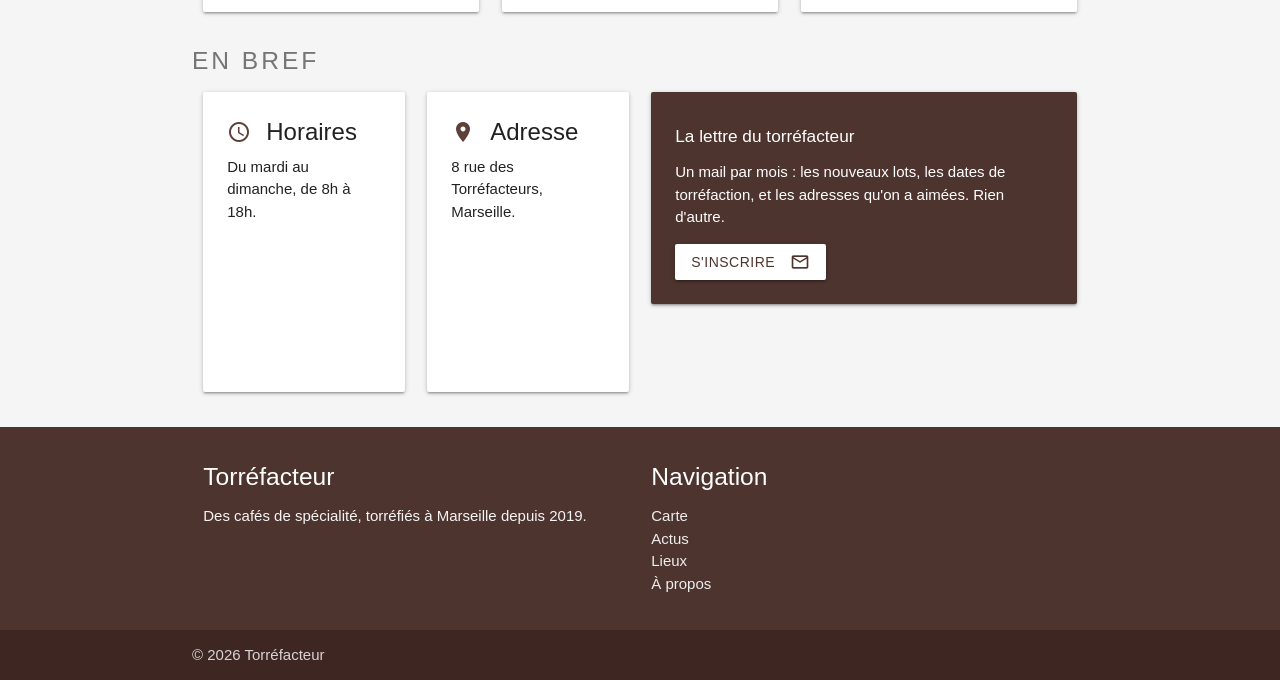
<file: jour07/job06/index.html>
<!DOCTYPE html>
<html lang="fr">

<head>
    <meta charset="UTF-8">
    <meta name="viewport" content="width=device-width, initial-scale=1">
    <title>Torréfacteur | Job 06</title>

    <!-- Materialize 1.0.0 via CDN, aucun fichier CSS de notre côté -->
    <link rel="stylesheet"
        href="https://cdnjs.cloudflare.com/ajax/libs/materialize/1.0.0/css/materialize.min.css">
    <link rel="stylesheet" href="https://fonts.googleapis.com/icon?family=Material+Icons">
</head>

<body class="grey lighten-4">

    <!-- ============ En-tête : logo à gauche, liens à droite ============ -->
    <header>
        <nav class="white z-depth-1" role="navigation">
            <div class="nav-wrapper container">
                <a href="index.html" class="brand-logo brown-text text-darken-3">
                    <i class="material-icons left">local_cafe</i>Torréfacteur
                </a>

                <ul class="right hide-on-small-only">
                    <li><a href="index.html" class="grey-text text-darken-2">Carte</a></li>
                    <li><a href="index.html" class="grey-text text-darken-2">Actus</a></li>
                    <li><a href="index.html" class="grey-text text-darken-2">Lieux</a></li>
                    <li><a href="index.html" class="grey-text text-darken-2">À propos</a></li>
                    <li><a href="index.html" class="grey-text text-darken-2">Musique</a></li>
                </ul>
            </div>
        </nav>
    </header>

    <!-- ============ Carousel ============
         Le composant Materialize ne fonctionne pas avec le seul CSS : il est
         initialisé plus bas via M.Carousel.init(). Les trois images viennent du
         dossier assets. -->
    <section class="container">
        <h5 class="grey-text text-darken-1" style="letter-spacing:.12em">À LA UNE</h5>

        <div class="carousel" id="carousel-cafes">
            <a class="carousel-item" href="#un!">
                <img src="assets/cafe-01.jpg" alt="Cappuccino avec latte art posé sur une table en bois">
            </a>
            <a class="carousel-item" href="#deux!">
                <img src="assets/cafe-03.jpg" alt="Cappuccino avec un coeur en latte art">
            </a>
            <a class="carousel-item" href="#trois!">
                <img src="assets/cafe-05.jpg" alt="Cappuccino servi dans un café">
            </a>
        </div>

        <div class="center-align" style="margin-top:1rem">
            <button class="btn-floating waves-effect waves-light brown darken-3" id="carousel-precedent"
                aria-label="Image précédente">
                <i class="material-icons">chevron_left</i>
            </button>

            <button class="btn-floating waves-effect waves-light brown darken-3" id="carousel-suivant"
                aria-label="Image suivante">
                <i class="material-icons">chevron_right</i>
            </button>
        </div>
    </section>

    <main class="container">

        <!-- ============ Deux grandes cartes ============ -->
        <h5 class="grey-text text-darken-1" style="letter-spacing:.12em">NOUVEAUX CAFÉS</h5>

        <div class="row">
            <div class="col s12 m6">
                <div class="card large">
                    <div class="card-image">
                        <img src="assets/cafe-01.jpg" alt="Cappuccino avec latte art posé sur une table en bois">
                    </div>
                    <div class="card-content">
                        <p class="grey-text" style="letter-spacing:.1em">LE PLATEAU</p>
                        <span class="card-title">Café M</span>
                        <p>
                            Une torréfaction claire, des notes d'agrume, et une salle qui sent le bois chaud.
                            On y vient pour le filtre, on y reste pour le calme.
                        </p>
                    </div>
                    <div class="card-action">
                        <a href="index.html" class="brown-text text-darken-2">Voir la carte</a>
                    </div>
                </div>
            </div>

            <div class="col s12 m6">
                <div class="card large">
                    <div class="card-image">
                        <img src="assets/cafe-02.jpg" alt="Tasse de cappuccino vue du dessus">
                    </div>
                    <div class="card-content">
                        <p class="grey-text" style="letter-spacing:.1em">PETITE RUE / LITTLE ITALY</p>
                        <span class="card-title">Village Café</span>
                        <p>
                            Un comptoir de quartier, trois tables, et un ristretto qui ne pardonne rien.
                            Le genre d'endroit qu'on garde pour soi.
                        </p>
                    </div>
                    <div class="card-action">
                        <a href="index.html" class="brown-text text-darken-2">Voir la carte</a>
                    </div>
                </div>
            </div>
        </div>

        <!-- ============ Trois cartes moyennes ============ -->
        <h5 class="grey-text text-darken-1" style="letter-spacing:.12em">CAFÉS RÉCENTS</h5>

        <div class="row">
            <div class="col s12 m4">
                <div class="card medium">
                    <div class="card-image">
                        <img src="assets/cafe-03.jpg" alt="Cappuccino avec un coeur en latte art">
                    </div>
                    <div class="card-content">
                        <p class="grey-text" style="letter-spacing:.1em">VIEUX PORT</p>
                        <span class="card-title">Le Quai</span>
                    </div>
                </div>
            </div>

            <div class="col s12 m4">
                <div class="card medium">
                    <div class="card-image">
                        <img src="assets/cafe-04.jpg" alt="Tasse de cappuccino sur une soucoupe blanche">
                    </div>
                    <div class="card-content">
                        <p class="grey-text" style="letter-spacing:.1em">CENTRE SUD</p>
                        <span class="card-title">Brûlerie 13</span>
                    </div>
                </div>
            </div>

            <div class="col s12 m4">
                <div class="card medium">
                    <div class="card-image">
                        <img src="assets/cafe-05.jpg" alt="Cappuccino servi dans un café">
                    </div>
                    <div class="card-content">
                        <p class="grey-text" style="letter-spacing:.1em">ROSEMONT</p>
                        <span class="card-title">Maison Noire</span>
                    </div>
                </div>
            </div>
        </div>

        <!-- ============ Petites cartes et panneau, encore d'autres tailles ============ -->
        <h5 class="grey-text text-darken-1" style="letter-spacing:.12em">EN BREF</h5>

        <div class="row">
            <div class="col s12 m3">
                <div class="card small">
                    <div class="card-content">
                        <span class="card-title">
                            <i class="material-icons left brown-text text-darken-2">schedule</i>Horaires
                        </span>
                        <p>Du mardi au dimanche, de 8h à 18h.</p>
                    </div>
                </div>
            </div>

            <div class="col s12 m3">
                <div class="card small">
                    <div class="card-content">
                        <span class="card-title">
                            <i class="material-icons left brown-text text-darken-2">place</i>Adresse
                        </span>
                        <p>8 rue des Torréfacteurs, Marseille.</p>
                    </div>
                </div>
            </div>

            <div class="col s12 m6">
                <div class="card-panel brown darken-3 white-text">
                    <h6 class="mb-0">La lettre du torréfacteur</h6>
                    <p>
                        Un mail par mois : les nouveaux lots, les dates de torréfaction,
                        et les adresses qu'on a aimées. Rien d'autre.
                    </p>
                    <a href="index.html" class="btn waves-effect waves-light white brown-text text-darken-3">
                        S'inscrire
                        <i class="material-icons right">mail_outline</i>
                    </a>
                </div>
            </div>
        </div>
    </main>

    <!-- ============ Pied de page ============ -->
    <footer class="page-footer brown darken-3">
        <div class="container">
            <div class="row">
                <div class="col s12 m6">
                    <h5 class="white-text">Torréfacteur</h5>
                    <p class="grey-text text-lighten-4">
                        Des cafés de spécialité, torréfiés à Marseille depuis 2019.
                    </p>
                </div>

                <div class="col s12 m6">
                    <h5 class="white-text">Navigation</h5>
                    <ul>
                        <li><a class="grey-text text-lighten-3" href="index.html">Carte</a></li>
                        <li><a class="grey-text text-lighten-3" href="index.html">Actus</a></li>
                        <li><a class="grey-text text-lighten-3" href="index.html">Lieux</a></li>
                        <li><a class="grey-text text-lighten-3" href="index.html">À propos</a></li>
                    </ul>
                </div>
            </div>
        </div>

        <div class="footer-copyright brown darken-4">
            <div class="container">© 2026 Torréfacteur</div>
        </div>
    </footer>

    <script src="https://cdnjs.cloudflare.com/ajax/libs/materialize/1.0.0/js/materialize.min.js"></script>

    <script>
        // Initialisation obligatoire du Carousel : sans cet appel, le composant
        // reste une simple liste d'images empilées.
        document.addEventListener('DOMContentLoaded', function () {
            var element = document.getElementById('carousel-cafes');

            var carousel = M.Carousel.init(element, {
                indicators: true,
                duration: 250,
                padding: 40
            });

            // Les deux boutons font défiler les images.
            document.getElementById('carousel-precedent').addEventListener('click', function () {
                carousel.prev();
            });

            document.getElementById('carousel-suivant').addEventListener('click', function () {
                carousel.next();
            });

            // Défilement automatique, mis en pause quand la souris survole.
            var defilement = setInterval(function () {
                carousel.next();
            }, 4000);

            element.addEventListener('mouseenter', function () {
                clearInterval(defilement);
            });
        });
    </script>

</body>

</html>
</file>
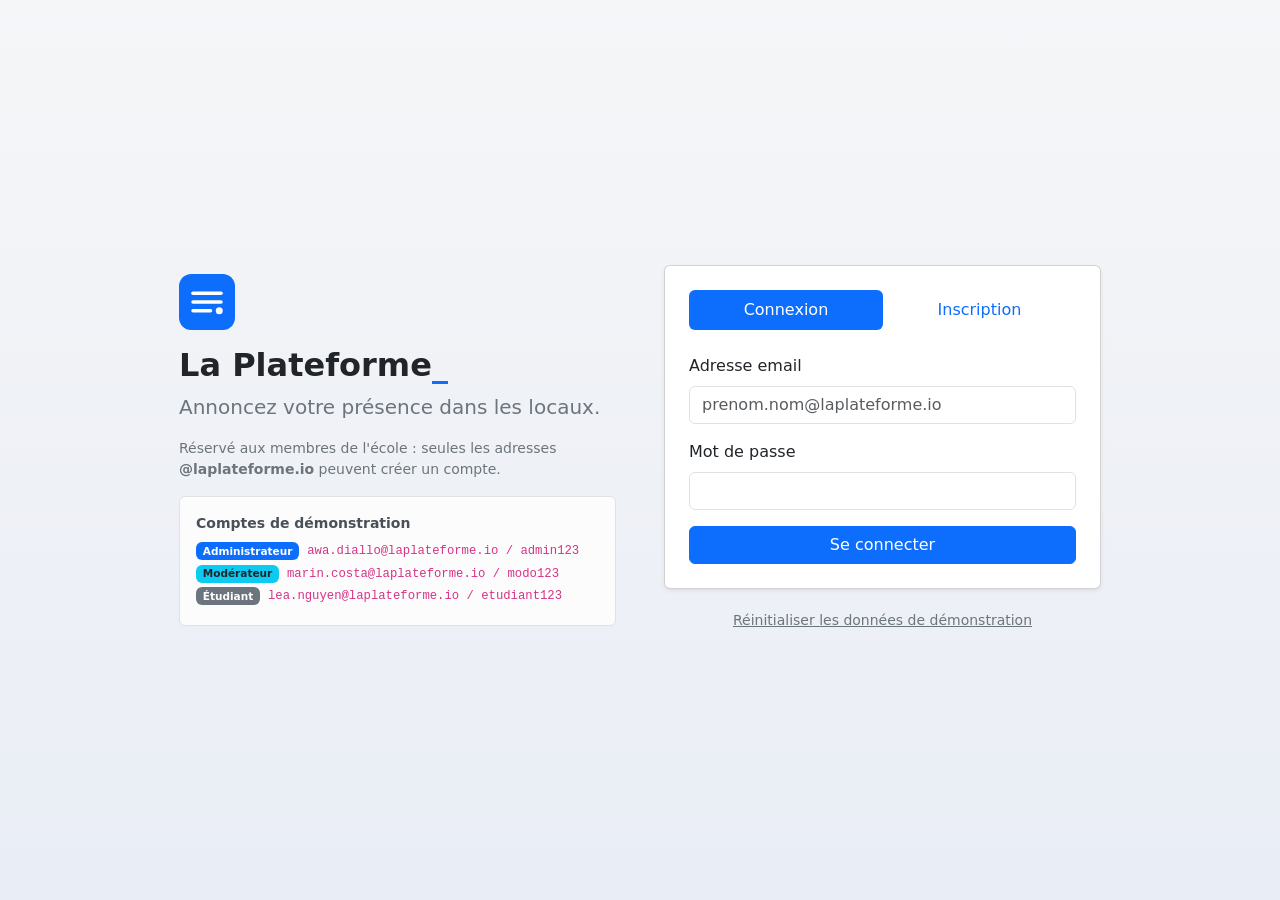
<file: bigjob/administration.html>
<!DOCTYPE html>
<html lang="fr">

<head>
    <meta charset="UTF-8">
    <meta name="viewport" content="width=device-width, initial-scale=1">
    <title>Administration — La Plateforme_</title>

    <link href="https://cdn.jsdelivr.net/npm/bootstrap@5.3.3/dist/css/bootstrap.min.css" rel="stylesheet">
    <link rel="stylesheet" href="styles/style.css">
</head>

<body>

    <nav class="navbar navbar-expand-lg navbar-dark bg-dark">
        <div class="container">
            <a class="navbar-brand d-flex align-items-center gap-2" href="calendrier.html">
                <img src="assets/logo.svg" alt="" width="26" height="26">
                La Plateforme<span class="text-primary">_</span>
            </a>

            <button class="navbar-toggler" type="button" data-bs-toggle="collapse" data-bs-target="#navigation"
                aria-controls="navigation" aria-expanded="false" aria-label="Ouvrir la navigation">
                <span class="navbar-toggler-icon"></span>
            </button>

            <div class="collapse navbar-collapse" id="navigation">
                <ul class="navbar-nav me-auto" id="liens-navigation"></ul>
                <div class="d-flex flex-wrap align-items-center gap-2 py-2 py-lg-0" id="zone-compte"></div>
            </div>
        </div>
    </nav>

    <main class="container py-4">

        <h1 class="h4 mb-1">Administration</h1>
        <p class="text-secondary small">
            Nommez ou retirez des modérateurs et des administrateurs.
        </p>

        <div class="card shadow-sm">
            <div class="table-responsive">
                <table class="table table-hover align-middle mb-0">
                    <thead class="table-light">
                        <tr>
                            <th scope="col">Membre</th>
                            <th scope="col">Rôle</th>
                            <th scope="col" class="text-end">Droits</th>
                        </tr>
                    </thead>
                    <tbody id="corps-membres"></tbody>
                </table>
            </div>
        </div>

        <p class="text-secondary small mt-3 mb-0">
            Vous ne pouvez pas retirer vos propres droits : cela vous ferait perdre l'accès à cette page.
        </p>
    </main>

    <script src="https://cdn.jsdelivr.net/npm/bootstrap@5.3.3/dist/js/bootstrap.bundle.min.js"></script>
    <script src="js/donnees.js"></script>
    <script src="js/session.js"></script>
    <script src="js/administration.js"></script>
</body>

</html>
</file>
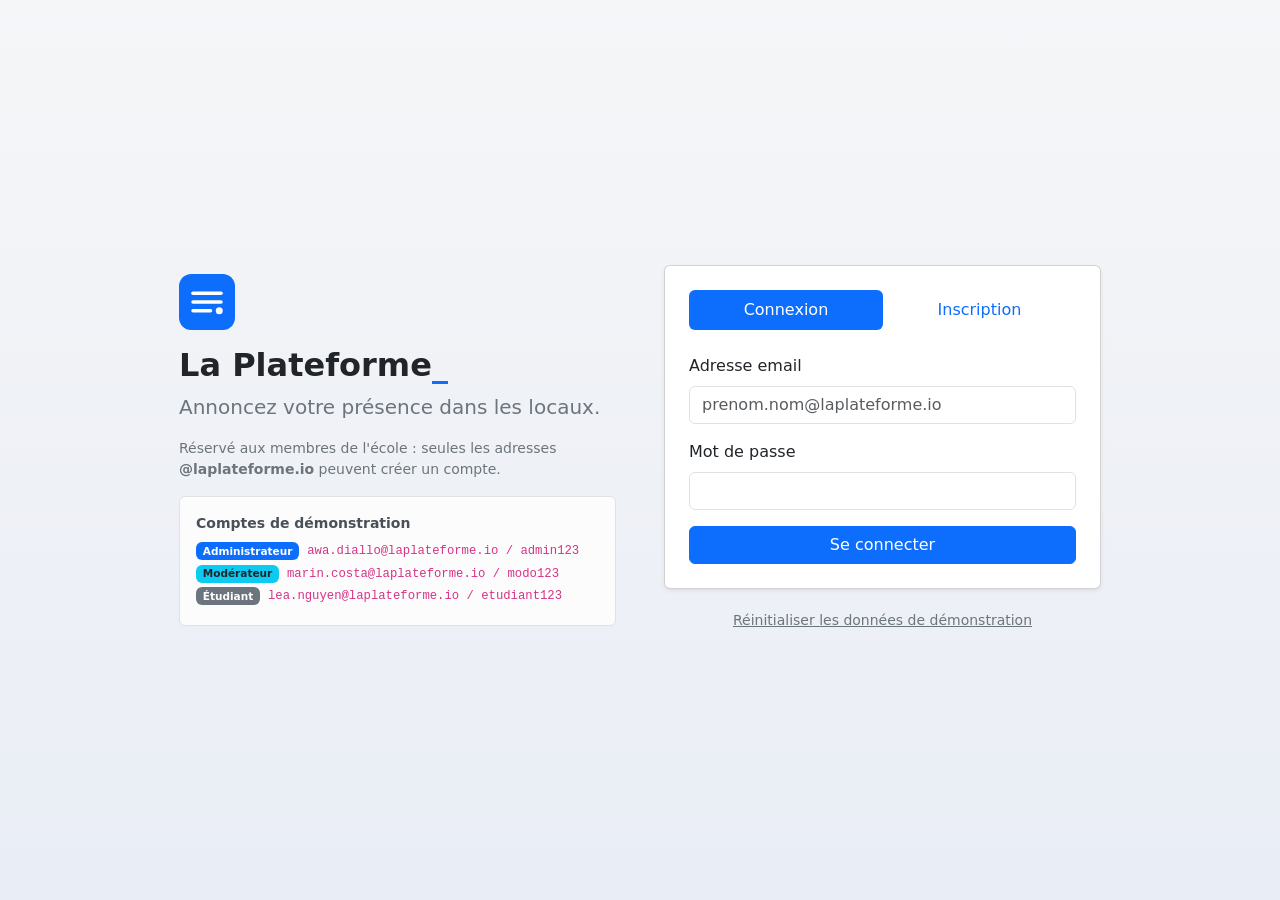
<file: bigjob/backoffice.html>
<!DOCTYPE html>
<html lang="fr">

<head>
    <meta charset="UTF-8">
    <meta name="viewport" content="width=device-width, initial-scale=1">
    <title>Backoffice — La Plateforme_</title>

    <link href="https://cdn.jsdelivr.net/npm/bootstrap@5.3.3/dist/css/bootstrap.min.css" rel="stylesheet">
    <link rel="stylesheet" href="styles/style.css">
</head>

<body>

    <nav class="navbar navbar-expand-lg navbar-dark bg-dark">
        <div class="container">
            <a class="navbar-brand d-flex align-items-center gap-2" href="calendrier.html">
                <img src="assets/logo.svg" alt="" width="26" height="26">
                La Plateforme<span class="text-primary">_</span>
            </a>

            <button class="navbar-toggler" type="button" data-bs-toggle="collapse" data-bs-target="#navigation"
                aria-controls="navigation" aria-expanded="false" aria-label="Ouvrir la navigation">
                <span class="navbar-toggler-icon"></span>
            </button>

            <div class="collapse navbar-collapse" id="navigation">
                <ul class="navbar-nav me-auto" id="liens-navigation"></ul>
                <div class="d-flex flex-wrap align-items-center gap-2 py-2 py-lg-0" id="zone-compte"></div>
            </div>
        </div>
    </nav>

    <main class="container py-4">

        <div class="d-flex flex-wrap align-items-center justify-content-between gap-3 mb-3">
            <div>
                <h1 class="h4 mb-1">Backoffice</h1>
                <p class="text-secondary mb-0 small">Les personnes qui souhaitent venir à l'école.</p>
            </div>

            <div class="btn-group btn-group-sm" role="group" id="filtres">
                <button type="button" class="btn btn-outline-secondary active" data-filtre="a_venir">À venir</button>
                <button type="button" class="btn btn-outline-secondary" data-filtre="en_attente">En attente</button>
                <button type="button" class="btn btn-outline-secondary" data-filtre="toutes">Toutes</button>
            </div>
        </div>

        <div class="row g-3 mb-4" id="compteurs"></div>

        <div class="card shadow-sm">
            <div class="table-responsive">
                <table class="table table-hover align-middle mb-0">
                    <thead class="table-light">
                        <tr>
                            <th scope="col">Personne</th>
                            <th scope="col">Date demandée</th>
                            <th scope="col">Statut</th>
                            <th scope="col" class="text-end">Décision</th>
                        </tr>
                    </thead>
                    <tbody id="corps-demandes"></tbody>
                </table>
            </div>
        </div>
    </main>

    <script src="https://cdn.jsdelivr.net/npm/bootstrap@5.3.3/dist/js/bootstrap.bundle.min.js"></script>
    <script src="js/donnees.js"></script>
    <script src="js/session.js"></script>
    <script src="js/backoffice.js"></script>
</body>

</html>
</file>
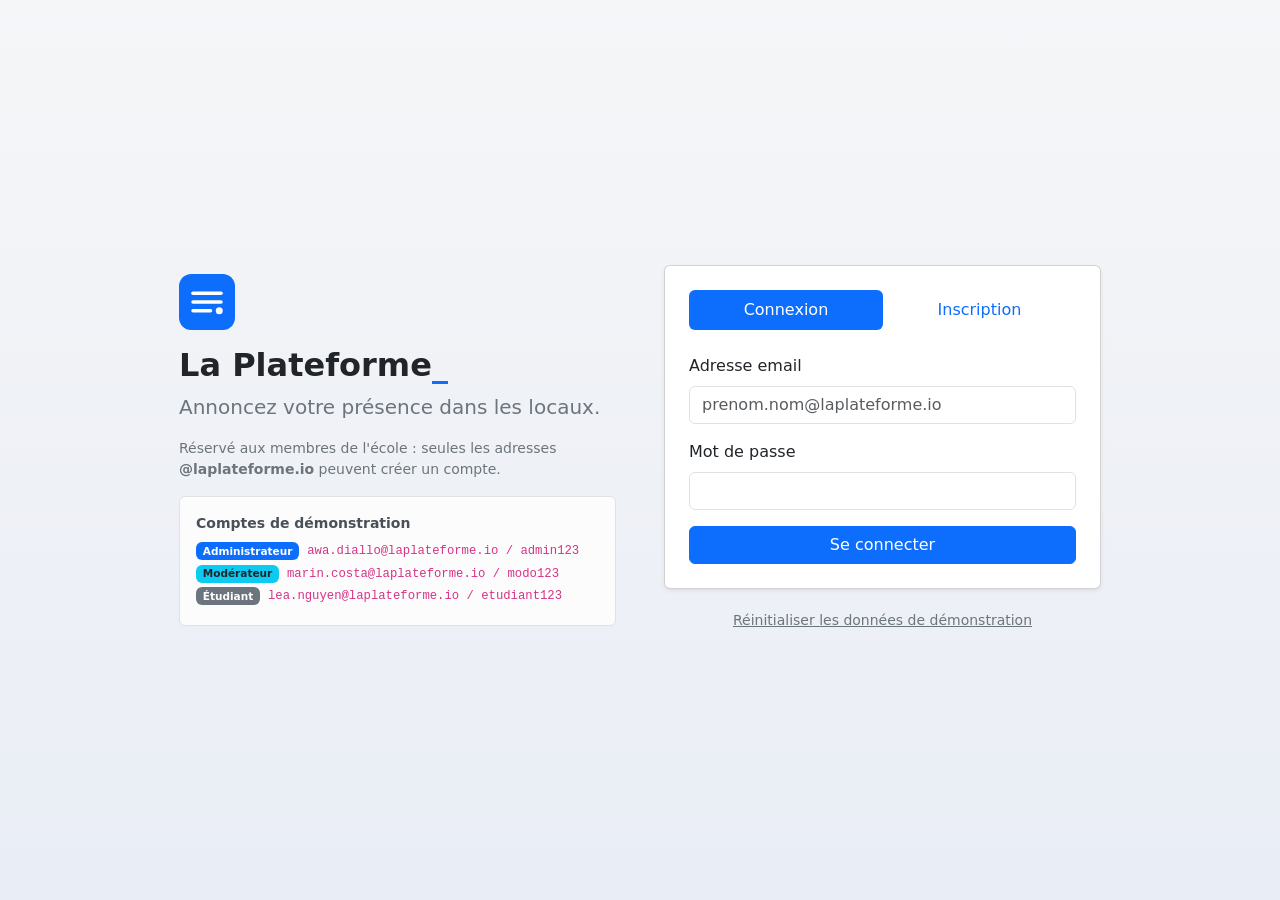
<file: bigjob/calendrier.html>
<!DOCTYPE html>
<html lang="fr">

<head>
    <meta charset="UTF-8">
    <meta name="viewport" content="width=device-width, initial-scale=1">
    <title>Calendrier — La Plateforme_</title>

    <link href="https://cdn.jsdelivr.net/npm/bootstrap@5.3.3/dist/css/bootstrap.min.css" rel="stylesheet">
    <link rel="stylesheet" href="styles/style.css">
</head>

<body>

    <!-- ============ Barre de navigation, remplie par session.js ============ -->
    <nav class="navbar navbar-expand-lg navbar-dark bg-dark">
        <div class="container">
            <a class="navbar-brand d-flex align-items-center gap-2" href="calendrier.html">
                <img src="assets/logo.svg" alt="" width="26" height="26">
                La Plateforme<span class="text-primary">_</span>
            </a>

            <button class="navbar-toggler" type="button" data-bs-toggle="collapse" data-bs-target="#navigation"
                aria-controls="navigation" aria-expanded="false" aria-label="Ouvrir la navigation">
                <span class="navbar-toggler-icon"></span>
            </button>

            <div class="collapse navbar-collapse" id="navigation">
                <ul class="navbar-nav me-auto" id="liens-navigation"></ul>
                <div class="d-flex flex-wrap align-items-center gap-2 py-2 py-lg-0" id="zone-compte"></div>
            </div>
        </div>
    </nav>

    <main class="container py-4">

        <div class="row g-4">

            <!-- Calendrier -->
            <div class="col-12 col-lg-8">
                <div class="card shadow-sm">
                    <div class="card-header d-flex flex-wrap align-items-center justify-content-between gap-2">
                        <h1 class="h5 mb-0" id="titre-mois"></h1>

                        <div class="btn-group btn-group-sm">
                            <button class="btn btn-outline-secondary" type="button" id="mois-precedent">&laquo;</button>
                            <button class="btn btn-outline-secondary" type="button" id="mois-aujourdhui">Aujourd'hui</button>
                            <button class="btn btn-outline-secondary" type="button" id="mois-suivant">&raquo;</button>
                        </div>
                    </div>

                    <div class="card-body">
                        <p class="text-secondary small">
                            Cliquez sur un jour à venir pour demander une autorisation de présence,
                            ou pour annuler votre demande. Les jours passés sont verrouillés.
                        </p>

                        <div class="calendrier-entetes" aria-hidden="true">
                            <span>Lun</span><span>Mar</span><span>Mer</span>
                            <span>Jeu</span><span>Ven</span><span>Sam</span><span>Dim</span>
                        </div>

                        <div class="calendrier-grille" id="grille-calendrier"></div>

                        <div class="d-flex flex-wrap gap-3 mt-3 small text-secondary">
                            <span><span class="puce puce-en_attente"></span> En attente</span>
                            <span><span class="puce puce-acceptee"></span> Acceptée</span>
                            <span><span class="puce puce-refusee"></span> Refusée</span>
                        </div>
                    </div>
                </div>
            </div>

            <!-- Mes demandes -->
            <div class="col-12 col-lg-4">
                <div class="card shadow-sm">
                    <div class="card-header">
                        <h2 class="h6 mb-0">Mes demandes</h2>
                    </div>
                    <ul class="list-group list-group-flush" id="liste-demandes"></ul>
                </div>
            </div>
        </div>
    </main>

    <script src="https://cdn.jsdelivr.net/npm/bootstrap@5.3.3/dist/js/bootstrap.bundle.min.js"></script>
    <script src="js/donnees.js"></script>
    <script src="js/session.js"></script>
    <script src="js/calendrier.js"></script>
</body>

</html>
</file>
<file: bigjob/styles/style.css>
/* ==========================================================================
   Styles propres au projet. Tout le reste vient de Bootstrap 5.
   ========================================================================== */

body {
    background: #f5f6f8;
}

.page-accueil {
    min-height: 100vh;
    display: flex;
    align-items: center;
    background: linear-gradient(180deg, #f5f6f8 0%, #e9edf5 100%);
}

/* ===================== Pastille « Connecté » ===================== */

.pastille-connecte {
    display: inline-block;
    width: 8px;
    height: 8px;
    border-radius: 50%;
    background: #4ade80;
    box-shadow: 0 0 0 3px rgba(74, 222, 128, .25);
}

/* ===================== Calendrier ===================== */

.calendrier-entetes,
.calendrier-grille {
    display: grid;
    grid-template-columns: repeat(7, 1fr);
    gap: 6px;
}

.calendrier-entetes {
    margin-bottom: 6px;
    font-size: .72rem;
    text-transform: uppercase;
    letter-spacing: .06em;
    color: #6c757d;
    text-align: center;
}

.calendrier-case {
    position: relative;
    display: flex;
    flex-direction: column;
    align-items: center;
    justify-content: center;
    gap: 4px;
    min-height: 62px;
    padding: 6px 2px;
    background: #fff;
    border: 1px solid #dee2e6;
    border-radius: 10px;
    font: inherit;
    cursor: pointer;
    transition: border-color .15s, background .15s, transform .15s;
}

.calendrier-case:hover:not(:disabled) {
    border-color: #0d6efd;
    background: #f0f6ff;
    transform: translateY(-1px);
}

.calendrier-case--vide {
    background: transparent;
    border: 0;
    cursor: default;
}

/* Un jour passé reste lisible mais n'est plus actionnable. */
.calendrier-case--passee {
    background: #f1f3f5;
    color: #adb5bd;
    cursor: not-allowed;
}

.calendrier-case--aujourdhui {
    border-color: #0d6efd;
    border-width: 2px;
}

.calendrier-case--demande {
    background: #f8fbff;
}

.calendrier-numero {
    font-size: .9rem;
    font-weight: 600;
}

/* ===================== Puces de statut ===================== */

.puce {
    display: inline-block;
    width: 9px;
    height: 9px;
    border-radius: 50%;
    flex-shrink: 0;
}

.puce-en_attente {
    background: #ffc107;
}

.puce-acceptee {
    background: #198754;
}

.puce-refusee {
    background: #dc3545;
}

/* ===================== Petits écrans ===================== */

@media (max-width: 575.98px) {
    .calendrier-case {
        min-height: 46px;
        border-radius: 8px;
    }

    .calendrier-numero {
        font-size: .8rem;
    }

    .calendrier-entetes {
        font-size: .62rem;
    }
}
</file>
